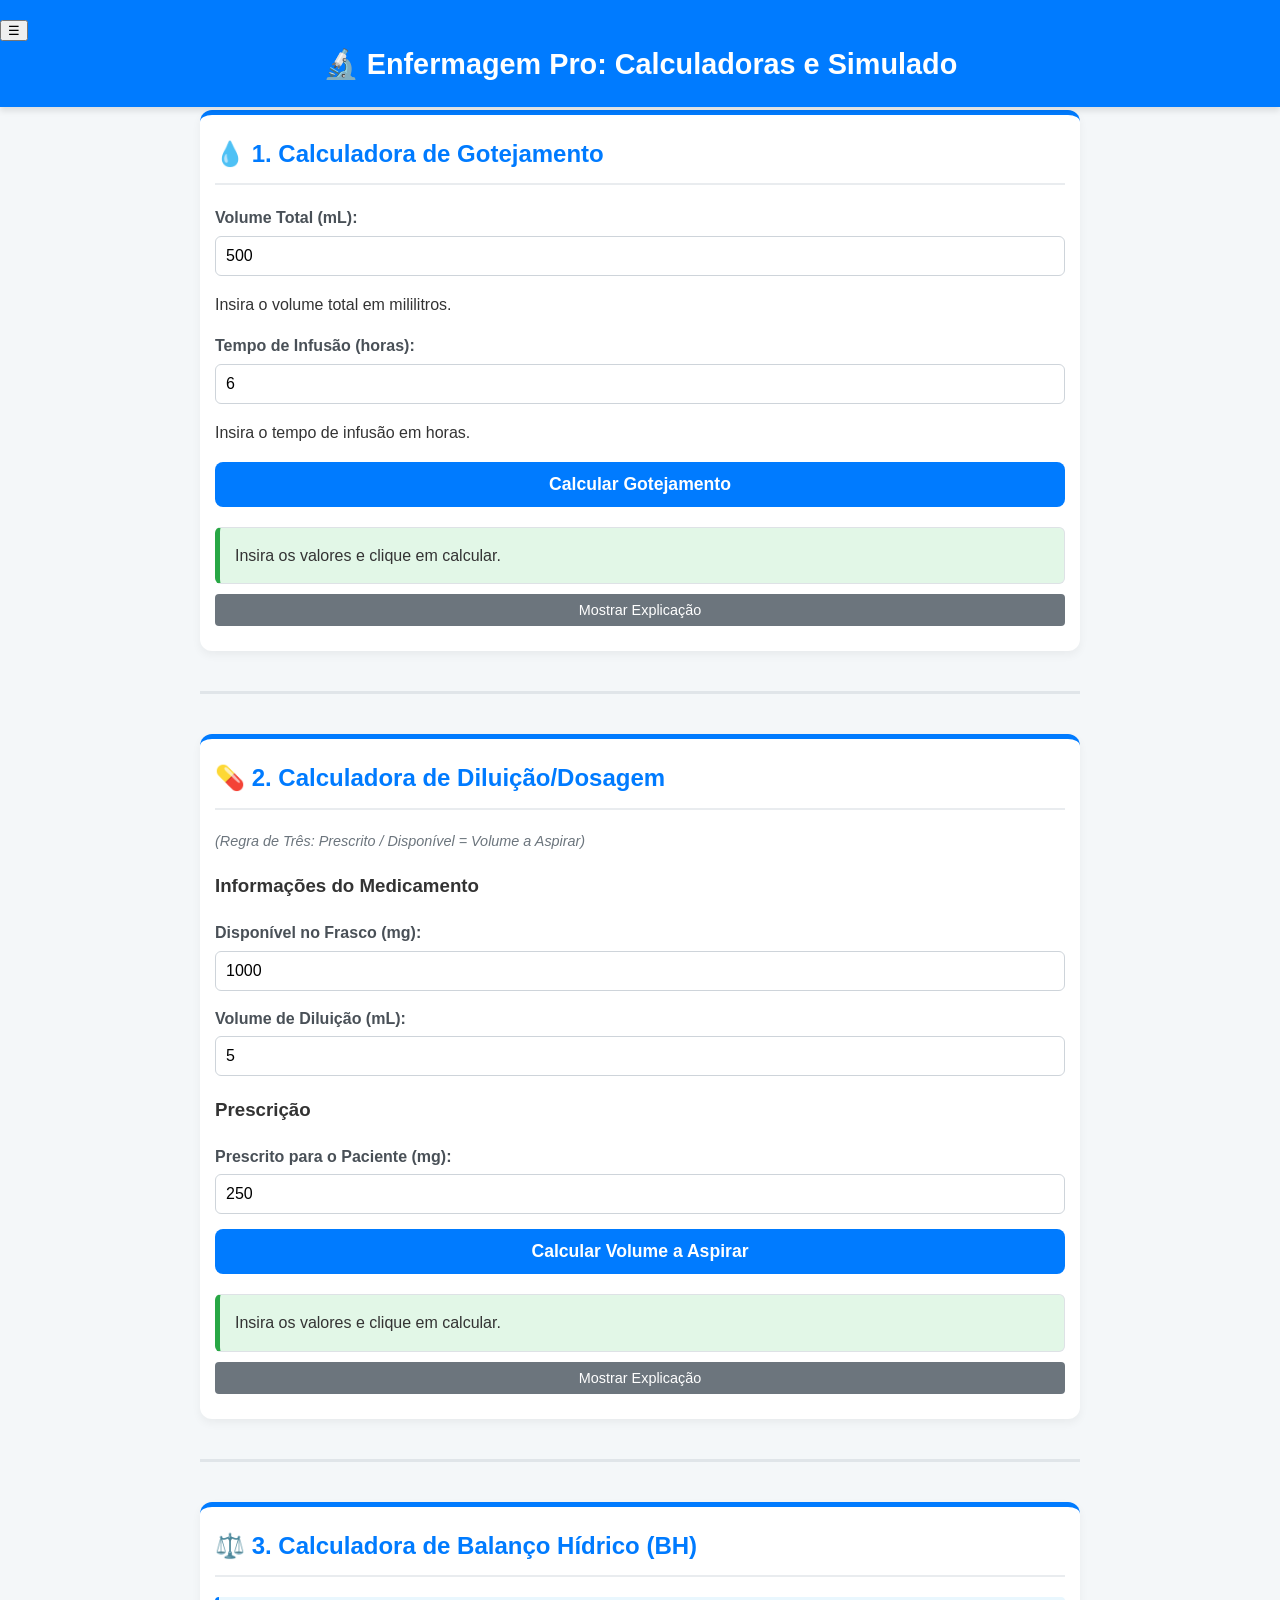
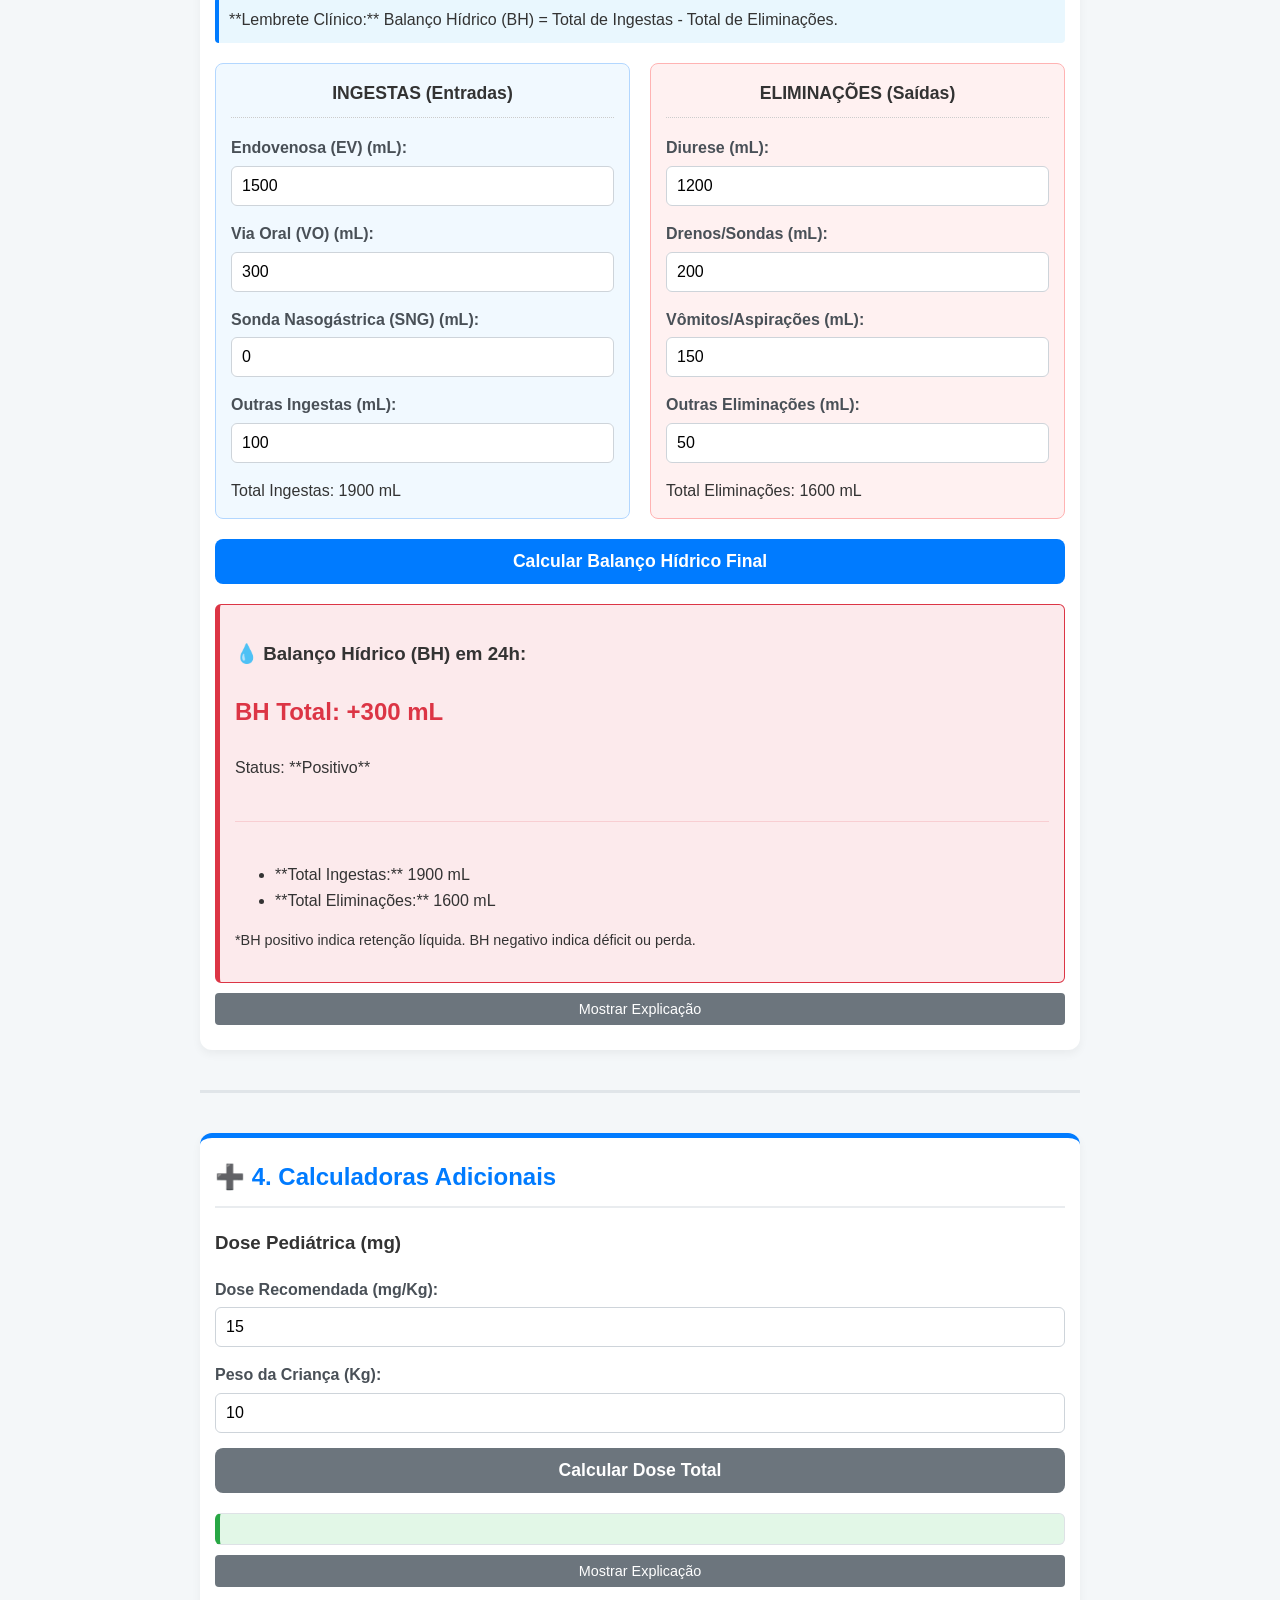
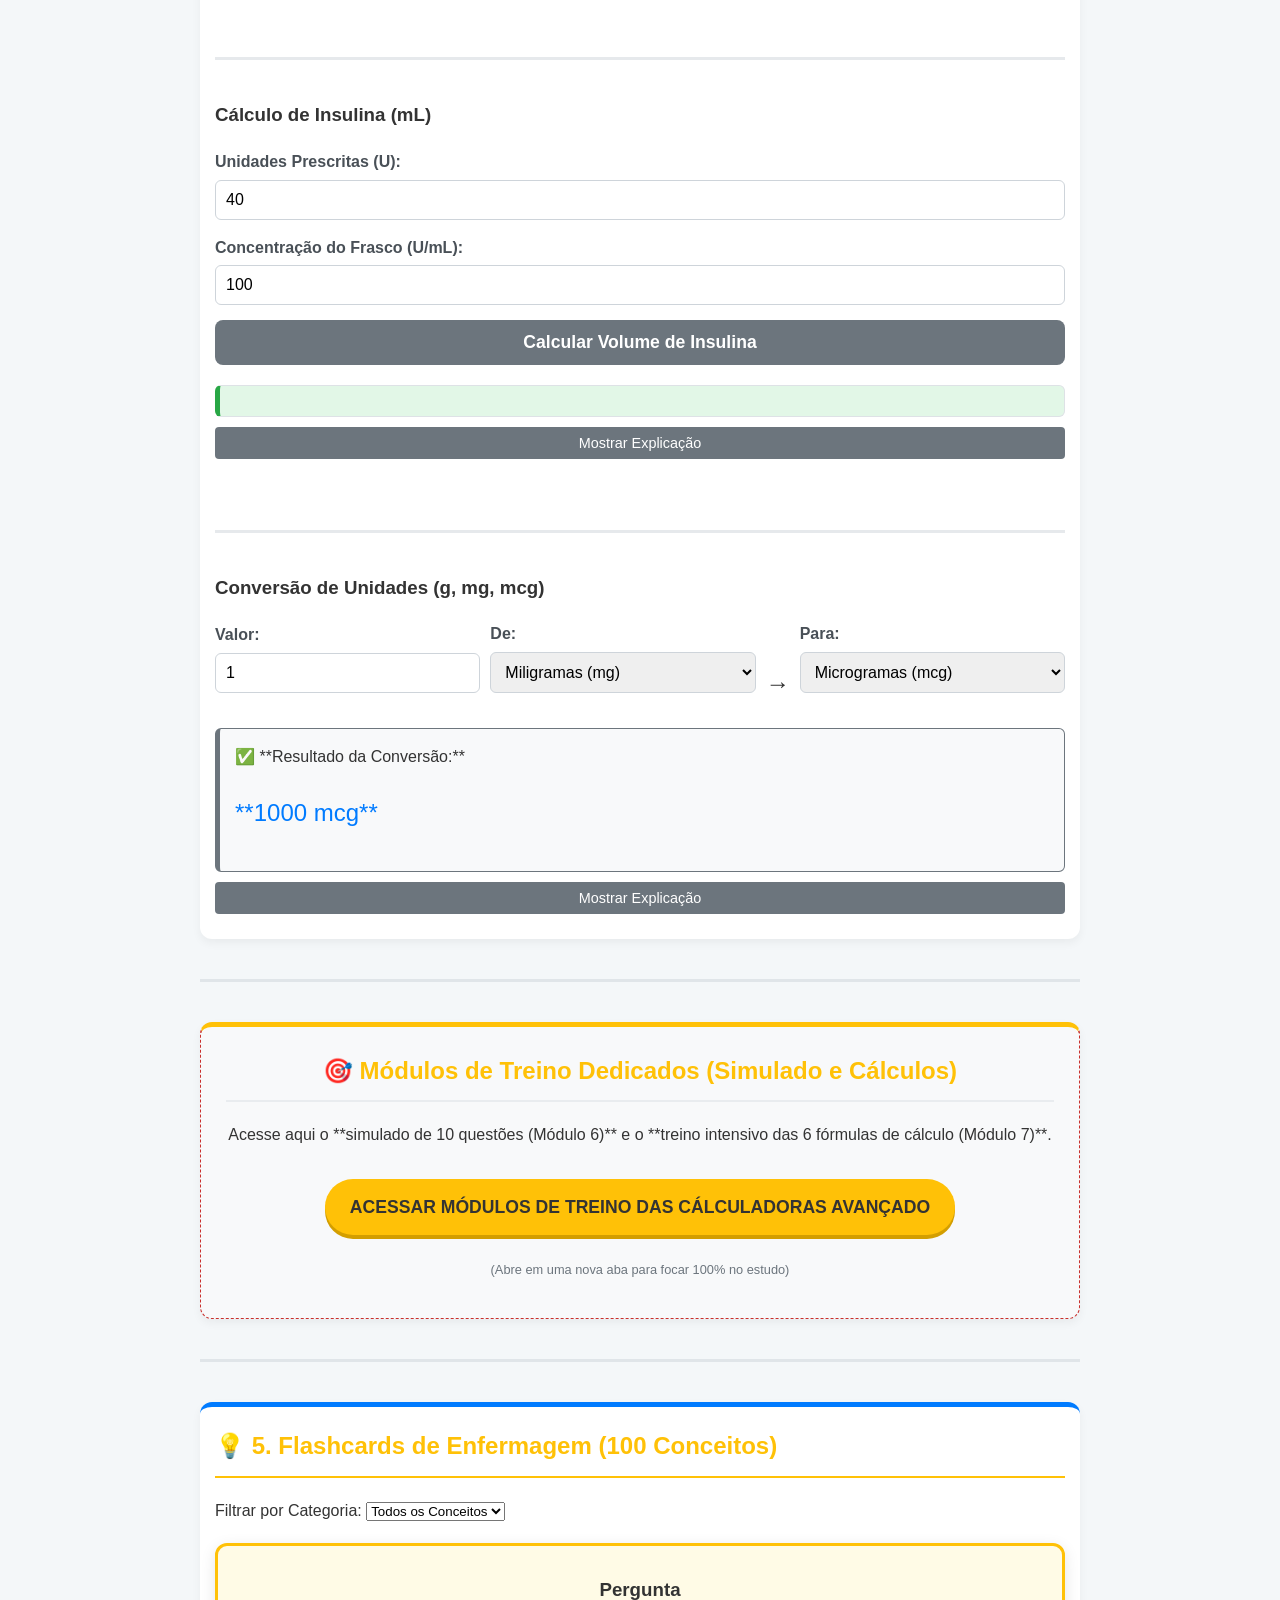
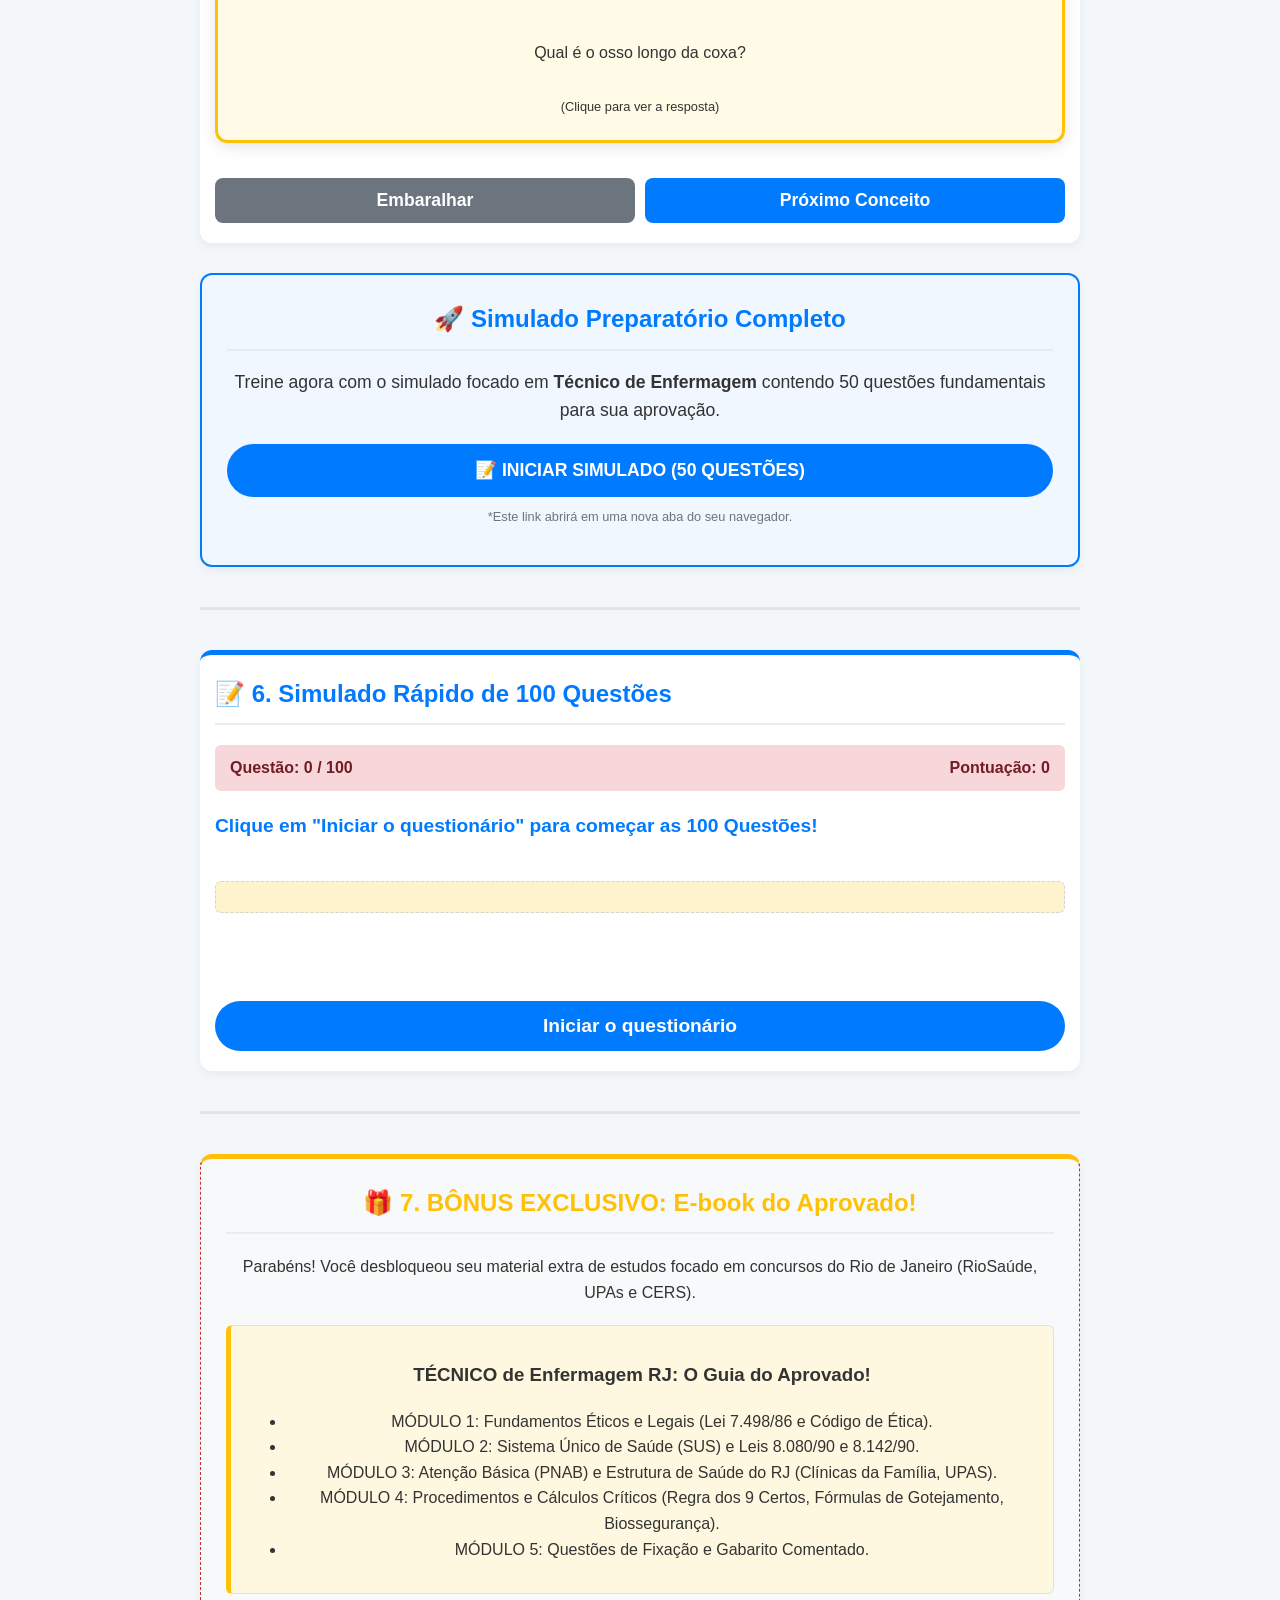
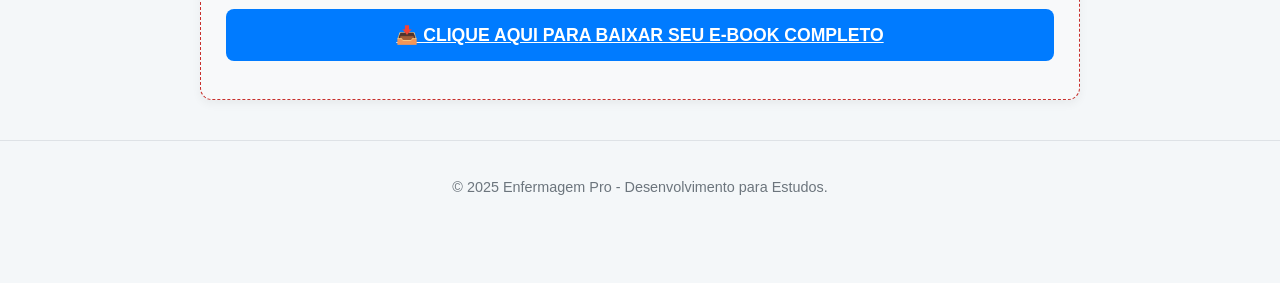
<file: Index.html>
<!DOCTYPE html>
<html lang="pt-BR">
<head>
    <meta charset="UTF-8">
    <meta name="viewport" content="width=device-width, initial-scale=1.0">
    <title>Enfermagem Pro: Calculadoras e Simulado</title>

    <link rel="manifest" href="manifest.json">
    <meta name="theme-color" content="#007bff">

    <link rel="stylesheet" href="./style.css">
</head>

<body>

    <header>
        <button id="menu-toggle" class="menu-toggle-button" aria-expanded="false" aria-controls="sidebar-menu" aria-label="Abrir Menu de Navegação">
            ☰
        </button>

        <nav id="sidebar-menu" class="sidebar-menu" role="navigation" aria-label="Menu Principal">
            <button id="close-menu" class="close-menu-button" aria-label="Fechar Menu" onclick="toggleSidebar()">
                &times;
            </button>
            <div class="menu-header">
                <h3>Navegação Rápida</h3>
            </div>
            <ul>
                <li><a href="#gotejamento" onclick="closeSidebar(event)">💧 Cálculo de Gotejamento</a></li>
                <li><a href="#dosagem" onclick="closeSidebar(event)">💊 Cálculo de Diluição/Dosagem</a></li>
                <li><a href="#balanco-hidrico" onclick="closeSidebar(event)">⚖️ Cálculo de Balanço Hídrico (BH)</a></li>

                <li class="menu-separator">Calculadoras Adicionais:</li>
                <li><a href="#adicionais-pediatrica" onclick="closeSidebar(event)">➕ Dose Pediátrica</a></li>
                <li><a href="#adicionais-insulina" onclick="closeSidebar(event)">➕ Cálculo de Insulina</a></li>
                <li><a href="#adicionais-conversao" onclick="closeSidebar(event)">➕ Conversão de Unidades</a></li>

                <li class="menu-separator">Módulos de Estudo:</li>
                <li><a href="#flashcards" onclick="closeSidebar(event)">💡 Flashcards de Enfermagem</a></li>
                <li><a href="#simulado" onclick="closeSidebar(event)">📝 Simulado Rápido de 100 Questões</a></li>

                <li>
                    <a href="#simulado-50" onclick="closeSidebar(event)" style="color: #00d1ff; font-weight: bold;">
                        🔥 NOVO: Simulado 50 Questões
                    </a>
                </li>

                <li class="menu-separator">Bônus:</li>
                <li><a href="#acesso-simulados" onclick="closeSidebar(event)">🎯 Treino Avançado de Cálculos</a></li>
                <li><a href="#bonus-ebook" onclick="closeSidebar(event)">🎁 E-book Guia do Aprovado</a></li>

                <li class="logout-item">
                    <a href="../index.html">
                        🚪 Sair do Aplicativo
                    </a>
                </li>

            </ul>
        </nav>


        <div id="overlay" class="overlay" onclick="toggleSidebar()"></div>

        <h1>🔬 Enfermagem Pro: Calculadoras e Simulado</h1>
    </header>

    <main id="main-content" role="main">
        <div class="container">

            <section id="gotejamento" class="module-section" aria-labelledby="gotejamento-title">
                <h2 id="gotejamento-title">💧 1. Calculadora de Gotejamento</h2>
                <div class="input-group">
                    <label for="volume">Volume Total (mL):</label>
                    <input type="number" id="volume" value="500" placeholder="Ex: 500 mL" min="1" required aria-describedby="volume-hint">
                    <p id="volume-hint" class="visually-hidden">
                        Insira o volume total em mililitros.
                    </p>
                </div>
                <div class="input-group">
                    <label for="tempo">Tempo de Infusão (horas):</label>
                    <input type="number" id="tempo" value="6" placeholder="Ex: 6 horas" min="1" required aria-describedby="tempo-hint">
                    <p id="tempo-hint" class="visually-hidden">
                        Insira o tempo de infusão em horas.
                    </p>
                </div>
                <button class="button primary-button" onclick="calcularGotejamento()">Calcular Gotejamento</button>
                <div id="resultado" class="result-box" role="status" aria-live="polite">
                    Insira os valores e clique em calcular.
                </div>
                <button class="explanation-toggle" onclick="toggleExplicacao('gotejamento')" aria-expanded="false" aria-controls="explicacao-gotejamento">
                    Mostrar Explicação
                </button>
                <div id="explicacao-gotejamento" class="explanation-box" style="display: none;">
                </div>
            </section>

            <hr>

            <section id="dosagem" class="module-section" aria-labelledby="dosagem-title">
                <h2 id="dosagem-title">💊 2. Calculadora de Diluição/Dosagem</h2>
                <p class="formula-info">
                    (Regra de Três: Prescrito / Disponível = Volume a Aspirar)
                </p>

                <h3>Informações do Medicamento</h3>
                <div class="input-group">
                    <label for="disponivel_mg">Disponível no Frasco (mg):</label>
                    <input type="number" id="disponivel_mg" value="1000" placeholder="Ex: 1000 mg" min="0.1" required>
                </div>
                <div class="input-group">
                    <label for="disponivel_ml">Volume de Diluição (mL):</label>
                    <input type="number" id="disponivel_ml" value="5" placeholder="Ex: 5 mL" min="0.1" required>
                </div>

                <h3>Prescrição</h3>
                <div class="input-group">
                    <label for="prescrito_mg">Prescrito para o Paciente (mg):</label>
                    <input type="number" id="prescrito_mg" value="250" placeholder="Ex: 250 mg" min="0.1" required>
                </div>

                <button class="button primary-button" onclick="calcularDosagem()">Calcular Volume a Aspirar</button>

                <div id="resultado-dosagem" class="result-box" role="status" aria-live="polite">
                    Insira os valores e clique em calcular.
                </div>
                <button class="explanation-toggle" onclick="toggleExplicacao('dosagem')" aria-expanded="false" aria-controls="explicacao-dosagem">
                    Mostrar Explicação
                </button>
                <div id="explicacao-dosagem" class="explanation-box" style="display: none;">
                </div>
            </section>

            <hr>

            <section id="balanco-hidrico" class="module-section bh-section" aria-labelledby="bh-title">
                <h2 id="bh-title">⚖️ 3. Calculadora de Balanço Hídrico (BH)</h2>
                <p class="bh-example-box">
                    **Lembrete Clínico:** Balanço Hídrico (BH) = Total de Ingestas - Total de Eliminações.
                </p>

                <div class="bh-grid">

                    <div class="bh-column ingestas-column">
                        <h3>INGESTAS (Entradas)</h3>
                        <div class="input-group bh-next-question">
                            <label for="ev">Endovenosa (EV) (mL):</label>
                            <input type="number" id="ev" value="1500" placeholder="Ex: 1500 mL (Soro)" min="0" oninput="atualizarTotalIngestas()">
                        </div>
                        <div class="input-group">
                            <label for="vo">Via Oral (VO) (mL):</label>
                            <input type="number" id="vo" value="300" placeholder="Ex: 300 mL (Água/Chá)" min="0" oninput="atualizarTotalIngestas()">
                        </div>
                        <div class="input-group">
                            <label for="sng">Sonda Nasogástrica (SNG) (mL):</label>
                            <input type="number" id="sng" value="0" placeholder="Ex: 0 mL (Dieta)" min="0" oninput="atualizarTotalIngestas()">
                        </div>
                        <div class="input-group">
                            <label for="outras_ingestas">Outras Ingestas (mL):</label>
                            <input type="number" id="outras_ingestas" value="100" placeholder="Ex: 100 mL (Medicações)" min="0" oninput="atualizarTotalIngestas()">
                        </div>
                        <div id="total-ingestas-display" class="bh-total" role="status">
                            Total Ingestas: 1900 mL
                        </div>
                    </div>

                    <div class="bh-column eliminacoes-column">
                        <h3>ELIMINAÇÕES (Saídas)</h3>
                        <div class="input-group">
                            <label for="diurese">Diurese (mL):</label>
                            <input type="number" id="diurese" value="1200" placeholder="Ex: 1200 mL (Urina)" min="0" oninput="atualizarTotalEliminacoes()">
                        </div>
                        <div class="input-group">
                            <label for="drenos">Drenos/Sondas (mL):</label>
                            <input type="number" id="drenos" value="200" placeholder="Ex: 200 mL (Dreno de Tórax)" min="0" oninput="atualizarTotalEliminacoes()">
                        </div>
                        <div class="input-group">
                            <label for="vomitos">Vômitos/Aspirações (mL):</label>
                            <input type="number" id="vomitos" value="150" placeholder="Ex: 150 mL (Vômito)" min="0" oninput="atualizarTotalEliminacoes()">
                        </div>
                        <div class="input-group">
                            <label for="outras_eliminacoes">Outras Eliminações (mL):</label>
                            <input type="number" id="outras_eliminacoes" value="50" placeholder="Ex: 50 mL (Diarréia)" min="0" oninput="atualizarTotalEliminacoes()">
                        </div>
                        <div id="total-eliminacoes-display" class="bh-total" role="status">
                            Total Eliminações: 1600 mL
                        </div>
                    </div>
                </div>

                <button class="button primary-button bh-button" onclick="calcularBalançoHidrico()">Calcular Balanço Hídrico Final</button>
                <div id="resultado-bh" class="result-box" role="status" aria-live="polite">
                    O Balanço Hídrico será exibido aqui.
                </div>
                <button class="explanation-toggle" onclick="toggleExplicacao('bh')" aria-expanded="false" aria-controls="explicacao-bh">
                    Mostrar Explicação
                </button>
                <div id="explicacao-bh" class="explanation-box" style="display: none;">
                </div>
            </section>

            <hr>

            <section id="adicionais" class="module-section" aria-labelledby="adicionais-title">
                <h2 id="adicionais-title">➕ 4. Calculadoras Adicionais</h2>

                <div id="adicionais-pediatrica">
                    <h3>Dose Pediátrica (mg)</h3>
                    <div class="input-group">
                        <label for="dose-recomendada">Dose Recomendada (mg/Kg):</label>
                        <input type="number" id="dose-recomendada" value="15" placeholder="Ex: 15 mg/Kg" min="0.1">
                    </div>
                    <div class="input-group">
                        <label for="peso-crianca">Peso da Criança (Kg):</label>
                        <input type="number" id="peso-crianca" value="10" placeholder="Ex: 10 Kg" min="0.1">
                    </div>
                    <button class="button control-button" onclick="calcularDosePediatrica()">Calcular Dose Total</button>
                    <div id="resultado-pediatrica" class="result-box" role="status" aria-live="polite"></div>
                    <button class="explanation-toggle" onclick="toggleExplicacao('pediatrica')" aria-expanded="false" aria-controls="explicacao-pediatrica">
                        Mostrar Explicação
                    </button>
                    <div id="explicacao-pediatrica" class="explanation-box" style="display: none;">
                    </div>
                </div>

                <br>
                <hr>

                <div id="adicionais-insulina">
                    <h3>Cálculo de Insulina (mL)</h3>
                    <div class="input-group">
                        <label for="unidades-prescritas">Unidades Prescritas (U):</label>
                        <input type="number" id="unidades-prescritas" value="40" placeholder="Ex: 40 U" min="1">
                    </div>
                    <div class="input-group">
                        <label for="unidades-ml">Concentração do Frasco (U/mL):</label>
                        <input type="number" id="unidades-ml" value="100" placeholder="Ex: 100 U/mL (padrão)" min="1">
                    </div>
                    <button class="button control-button" onclick="calcularInsulina()">Calcular Volume de Insulina</button>
                    <div id="resultado-insulina" class="result-box" role="status" aria-live="polite"></div>
                    <button class="explanation-toggle" onclick="toggleExplicacao('insulina')" aria-expanded="false" aria-controls="explicacao-insulina">
                        Mostrar Explicação
                    </button>
                    <div id="explicacao-insulina" class="explanation-box" style="display: none;">
                    </div>
                </div>

                <br>
                <hr>

                <div id="adicionais-conversao">
                    <h3>Conversão de Unidades (g, mg, mcg)</h3>
                    <div class="conversion-row">
                        <div class="input-group conversion-group">
                            <label for="valor-converter">Valor:</label>
                            <input type="number" id="valor-converter" value="1" placeholder="Ex: 1.5" min="0.001" oninput="converterUnidades()">
                        </div>
                        <div class="input-group conversion-group">
                            <label for="unidade-origem">De:</label>
                            <select id="unidade-origem" onchange="converterUnidades()">
                                <option value="g">Gramas (g)</option>
                                <option value="mg" selected>Miligramas (mg)</option>
                                <option value="mcg">Microgramas (mcg)</option>
                            </select>
                        </div>
                        <span class="conversion-arrow" aria-hidden="true">→</span>
                        <div class="input-group conversion-group">
                            <label for="unidade-destino">Para:</label>
                            <select id="unidade-destino" onchange="converterUnidades()">
                                <option value="g">Gramas (g)</option>
                                <option value="mg">Miligramas (mg)</option>
                                <option value="mcg" selected>Microgramas (mcg)</option>
                            </select>
                        </div>
                    </div>
                    <div id="resultado-conversao" class="result-box" role="status" aria-live="polite"></div>
                    <button class="explanation-toggle" onclick="toggleExplicacao('conversao')" aria-expanded="false" aria-controls="explicacao-conversao">
                        Mostrar Explicação
                    </button>
                    <div id="explicacao-conversao" class="explanation-box" style="display: none;">
                    </div>
                </div>
            </section>

            <hr>

            <section id="acesso-simulados" class="module-section bonus-module" aria-labelledby="treino-title">
                <h2 id="treino-title">🎯 Módulos de Treino Dedicados (Simulado e Cálculos)</h2>
                <p class="module-description">
                    Acesse aqui o **simulado de 10 questões (Módulo 6)** e o **treino intensivo das 6 fórmulas de cálculo (Módulo 7)**.
                </p>

                <a href="simulado/index.html" target="_blank" rel="noopener noreferrer" class="button primary-button bonus-button">
                    ACESSAR MÓDULOS DE TREINO DAS CÁLCULADORAS
                    AVANÇADO
                </a>
                <p class="small-text-hint">
                    (Abre em uma nova aba para focar 100% no estudo)
                </p>
            </section>

            <hr>

            <section id="flashcards" class="module-section flashcard-section" aria-labelledby="flashcards-title">
                <h2 id="flashcards-title">💡 5. Flashcards de Enfermagem (100 Conceitos)</h2>

                <div class="card-filter-group">
                    <label for="card-category">Filtrar por Categoria:</label>
                    <select id="card-category" onchange="filtrarCards(this.value)" aria-label="Filtrar Flashcards por Categoria">
                        <option value="Todos os Conceitos">Todos os Conceitos</option>
                        <option value="Anatomia/Fisiologia">Anatomia/Fisiologia</option>
                        <option value="Patologia">Patologia</option>
                        <option value="Sinais Vitais">Sinais Vitais</option>
                        <option value="Terminologia">Terminologia</option>
                        <option value="Farmacologia">Farmacologia</option>
                        <option value="Procedimentos">Procedimentos</option>
                        <option value="Fundamentos">Fundamentos</option>
                        <option value="SUS/Legislação">SUS/Legislação</option>
                        <option value="Biossegurança">Biossegurança</option>
                    </select>
                </div>

                <div id="flashcard-wrapper" onclick="virarCard()" role="button" tabindex="0" aria-label="Flashcard: Clique para ver a resposta ou voltar">
                    <div id="flashcard" class="flashcard-box">
                        <div class="card-face card-front">
                            <h3>Pergunta</h3>
                            <p id="card-question">
                                Carregando...
                            </p>
                            <p class="card-hint">
                                (Clique para ver a resposta)
                            </p>
                        </div>
                        <div class="card-face card-back">
                            <h3>Resposta</h3>
                            <p id="card-answer">
                                Carregando...
                            </p>
                            <p class="card-hint">
                                (Clique para voltar)
                            </p>
                        </div>
                    </div>
                </div>

                <div class="flashcard-controls">
                    <button class="button control-button" onclick="embaralhar()">Embaralhar</button>
                    <button class="button primary-button" onclick="proximoCard(event)">Próximo Conceito</button>
                </div>

            </section>

            <section id="simulado-50" class="module-section" style="background-color: #f0f7ff; border: 2px solid #007bff; border-radius: 12px; padding: 25px; text-align: center; margin: 30px 0;">
                <h2 style="color: #007bff; margin-bottom: 15px;">🚀 Simulado Preparatório Completo</h2>
                <p style="font-size: 1.1em; color: #333; margin-bottom: 20px;">
                    Treine agora com o simulado focado em <strong>Técnico de Enfermagem</strong> contendo 50 questões fundamentais para sua aprovação.
                </p>

                <a href="simulado-tec/404.html"
                    class="button primary-button"
                    style="text-decoration: none; border-radius: 30px;">
                    📝 INICIAR SIMULADO (50 QUESTÕES)
                </a>


                <p class="small-text-hint">
                    *Este link abrirá em uma nova aba do seu navegador.
                </p>
            </section>

            <hr>

            <section id="simulado" class="module-section quiz-container" aria-labelledby="simulado-title">
                <h2 id="simulado-title">📝 6. Simulado Rápido de 100 Questões</h2>

                <div class="quiz-status" role="status" aria-live="polite">
                    <span>Questão: <span id="current-question-index">0</span> / <span id="total-questions">100</span></span>
                    <span>Pontuação: <span id="score">0</span></span>
                </div>

                <div id="question-area">
                    <p id="question-text" class="question-title">
                        Clique em Iniciar Simulado!
                    </p>

                    <div id="options-container" class="options-grid" role="radiogroup" aria-label="Opções de Resposta">
                    </div>

                    <div id="feedback-message" class="feedback-box" role="alert" aria-live="assertive">
                    </div>
                </div>

                <div class="quiz-controls">
                    <button id="end-quiz-button" class="button control-button" style="display:none;" disabled>
                        Encerrar Simulado
                    </button>
                    <button id="next-question-button" class="button primary-button" onclick="startQuiz()">
                        Iniciar Simulado
                    </button>
                </div>
            </section>

            <hr>

            <section id="bonus-ebook" class="module-section bonus-module" aria-labelledby="ebook-title">
                <h2 id="ebook-title">🎁 7. BÔNUS EXCLUSIVO: E-book do Aprovado!</h2>
                <p>
                    Parabéns! Você desbloqueou seu material extra de estudos focado em concursos do Rio de Janeiro (RioSaúde, UPAs e CERS).
                </p>
                <div class="result-box ebook-box">
                    <h3>TÉCNICO de Enfermagem RJ: O Guia do Aprovado!</h3>
                    <ul>
                        <li>MÓDULO 1: Fundamentos Éticos e Legais (Lei 7.498/86 e Código de Ética).</li>
                        <li>MÓDULO 2: Sistema Único de Saúde (SUS) e Leis 8.080/90 e 8.142/90.</li>
                        <li>MÓDULO 3: Atenção Básica (PNAB) e Estrutura de Saúde do RJ (Clínicas da Família, UPAS).</li>
                        <li>MÓDULO 4: Procedimentos e Cálculos Críticos (Regra dos 9 Certos, Fórmulas de Gotejamento, Biossegurança).</li>
                        <li>MÓDULO 5: Questões de Fixação e Gabarito Comentado.</li>
                    </ul>
                </div>
                <a href="img/ebook01.pdf" target="_blank" rel="noopener noreferrer" class="button primary-button bonus button">
                    📥 CLIQUE AQUI PARA BAIXAR SEU
                    E-BOOK COMPLETO
                </a>
                <p class="small-text-hint">
                </p>
            </section>

        </div>
    </main>

    <footer>
        <p>
            &copy; 2025 Enfermagem Pro - Desenvolvimento para Estudos.
        </p>
    </footer>

    <script src="./script.js"></script>

</body>
</html>
</file>
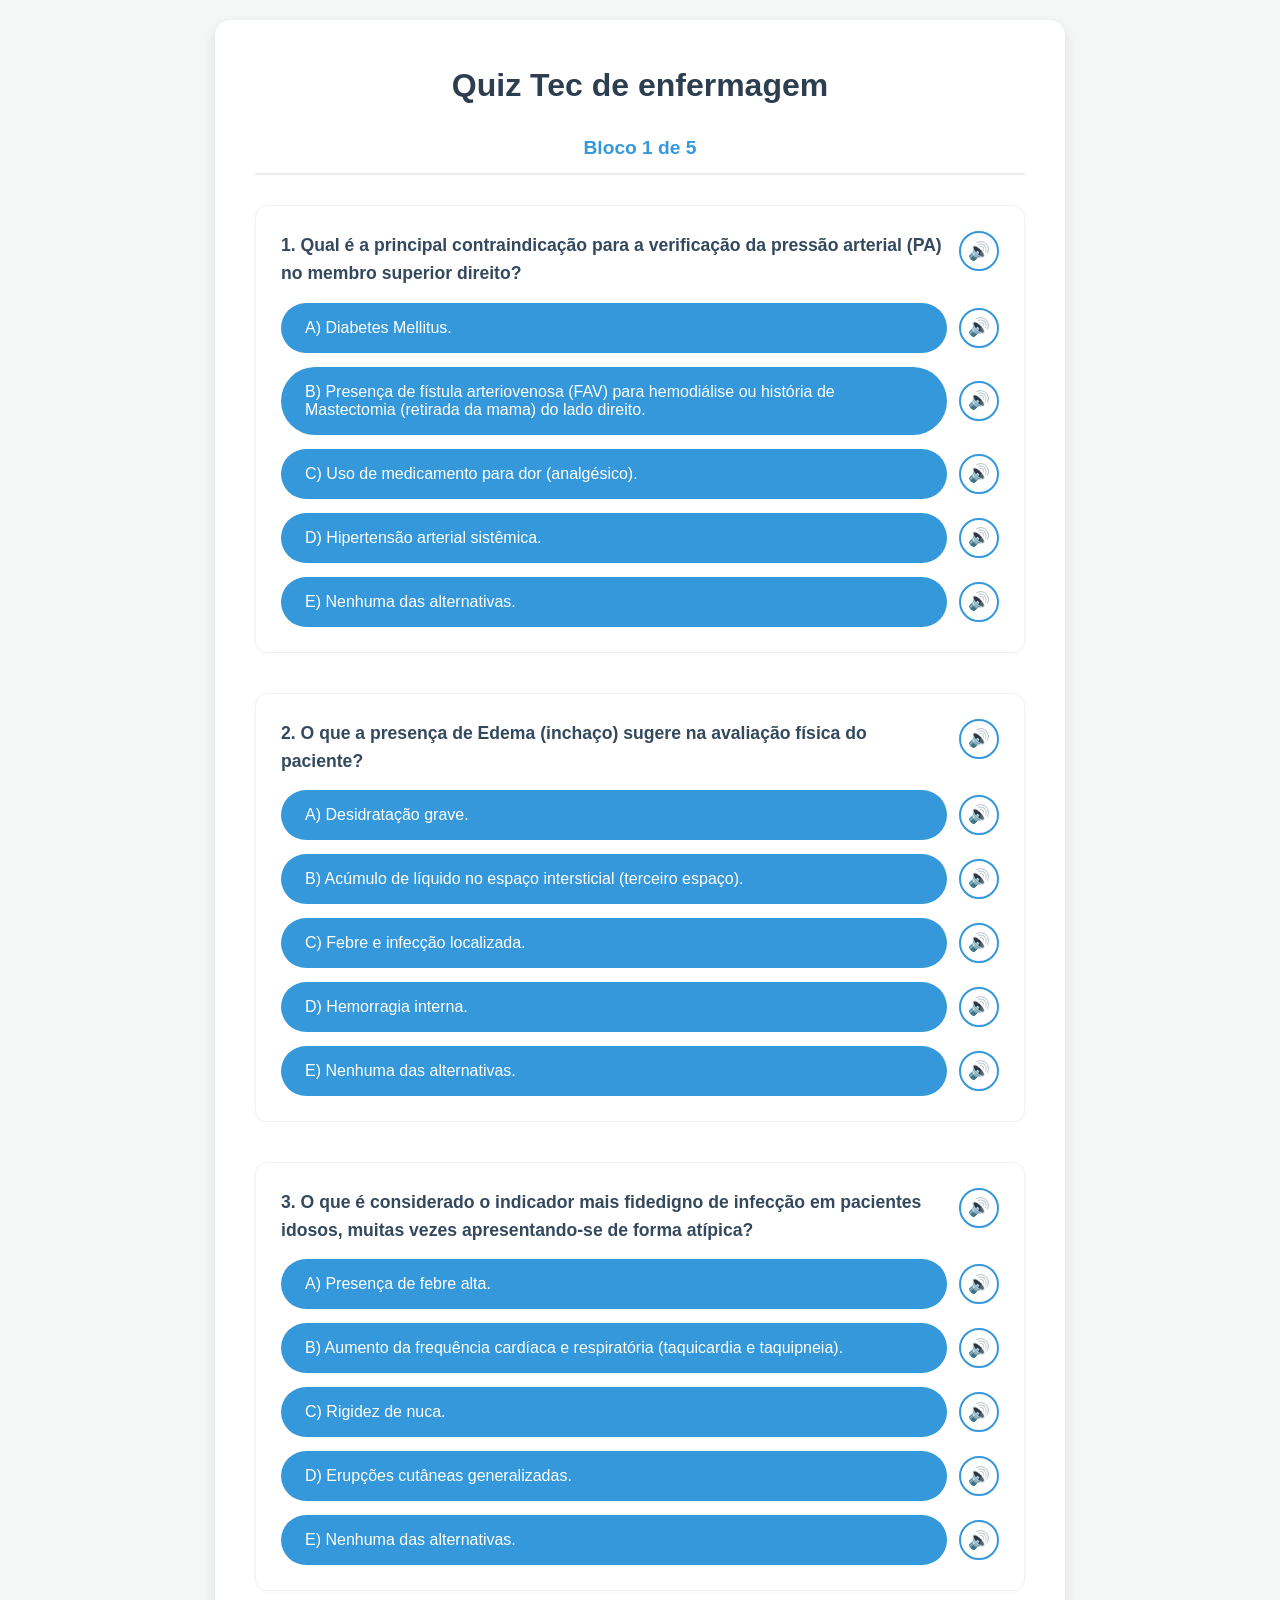
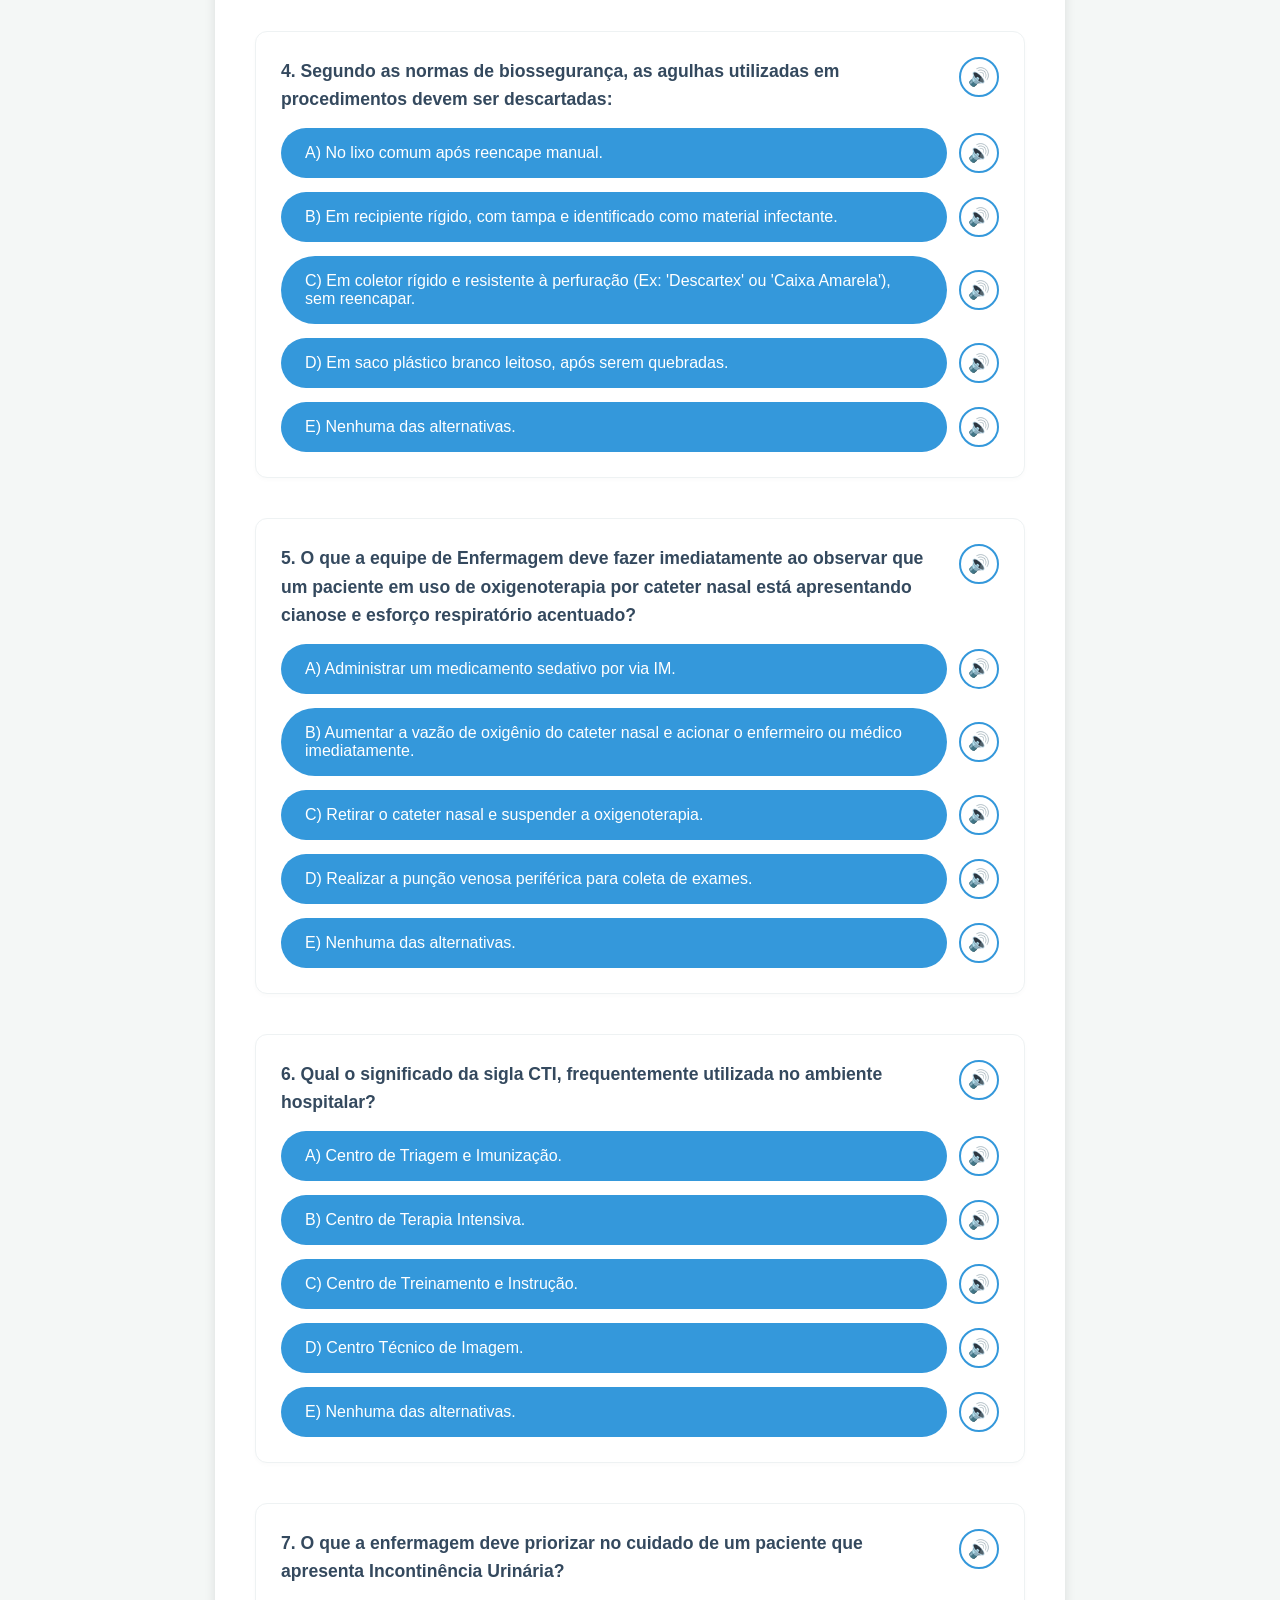
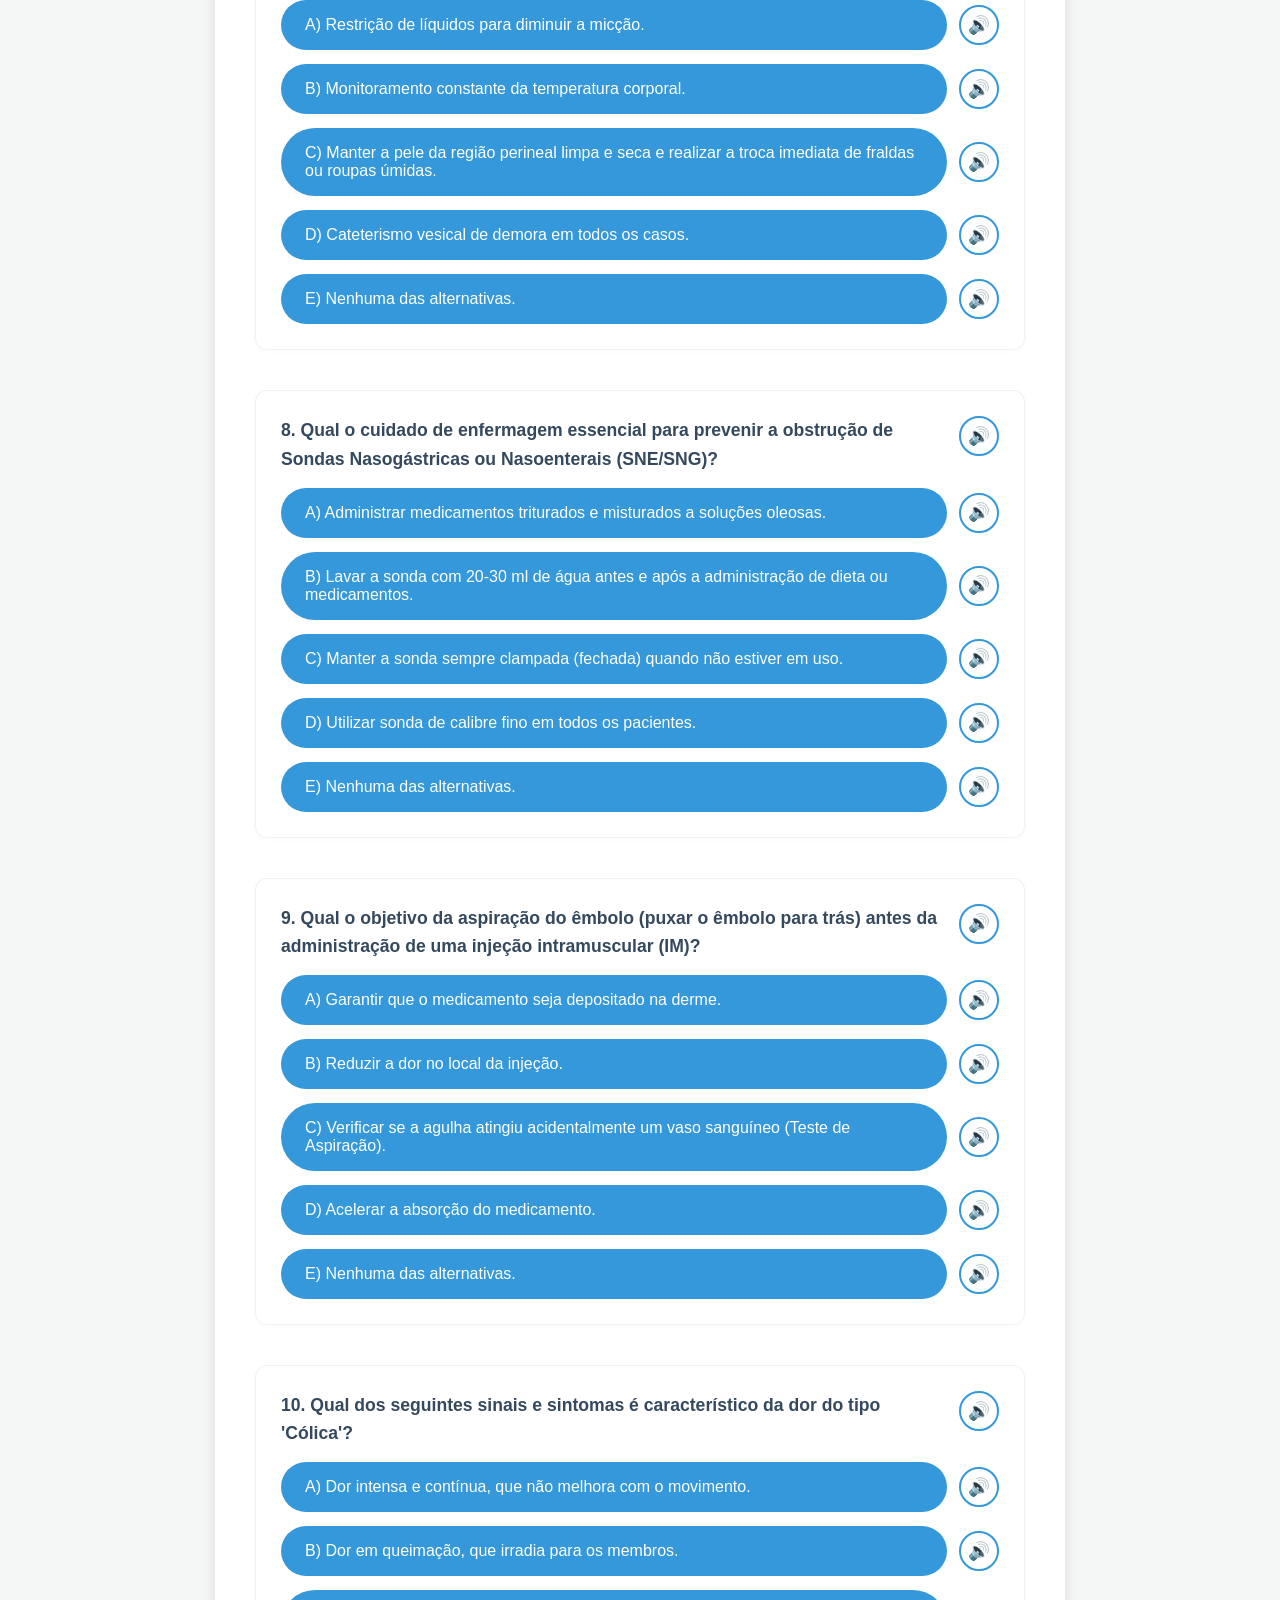
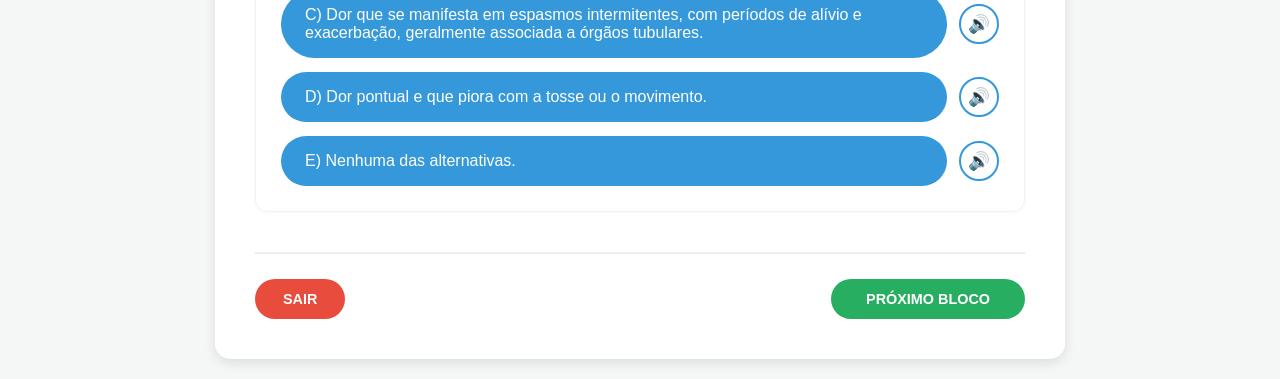
<file: simulado-tec/index.html>
<!DOCTYPE html>
<html lang="pt-BR">
<head>
    <meta charset="UTF-8">
    <meta name="viewport" content="width=device-width, initial-scale=1.0">
    <title>Quiz: Quiz Tec de enfermagem</title>
    <link rel="stylesheet" href="style.css">
</head>
<body>
    <div class="quiz-container">
        <h1> Quiz Tec de enfermagem</h1>
        <h2 id="quiz-subtitle">Carregando Quiz...</h2>

        <div id="quiz-content">
            
            <div id="pergunta-container">
                <p id="texto-pergunta">Aguardando perguntas do JSON...</p>
                
                <button id="btn-ler-pergunta" aria-label="Ouvir pergunta" class="audio-button">
                    🔊
                </button>
            </div>
            
            <div id="opcoes-resposta">
                </div>
            
        </div>
        <div id="results-area" class="results-area" style="display: none;">
            </div>
        
              <div id="validation-message" class="validation-message" style="display: none;">
            Por favor, responda a todas as perguntas deste bloco antes de avançar.
        </div>
        
        <div id="navigation-area" class="navigation-area" style="display: none;">
            </div>

    </div> <script src="script.js"></script>
</body>
</html>
</file>
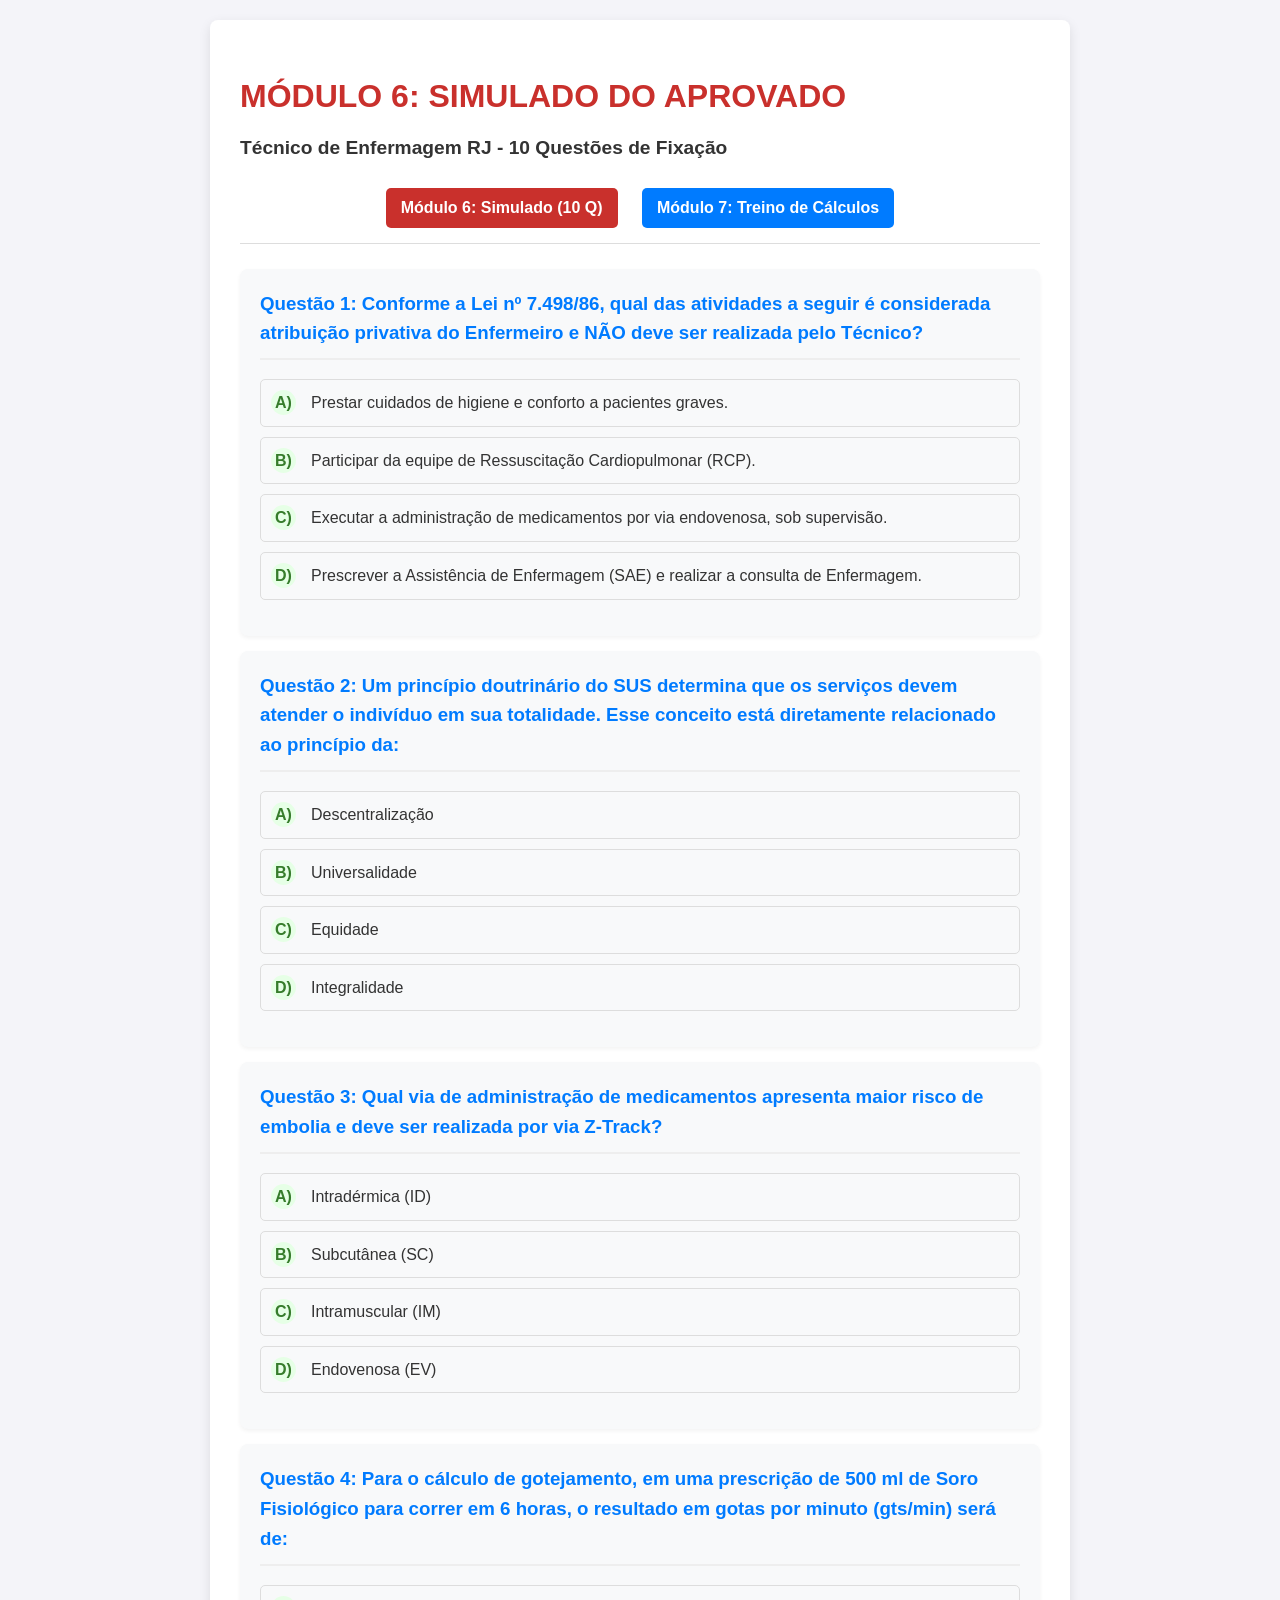
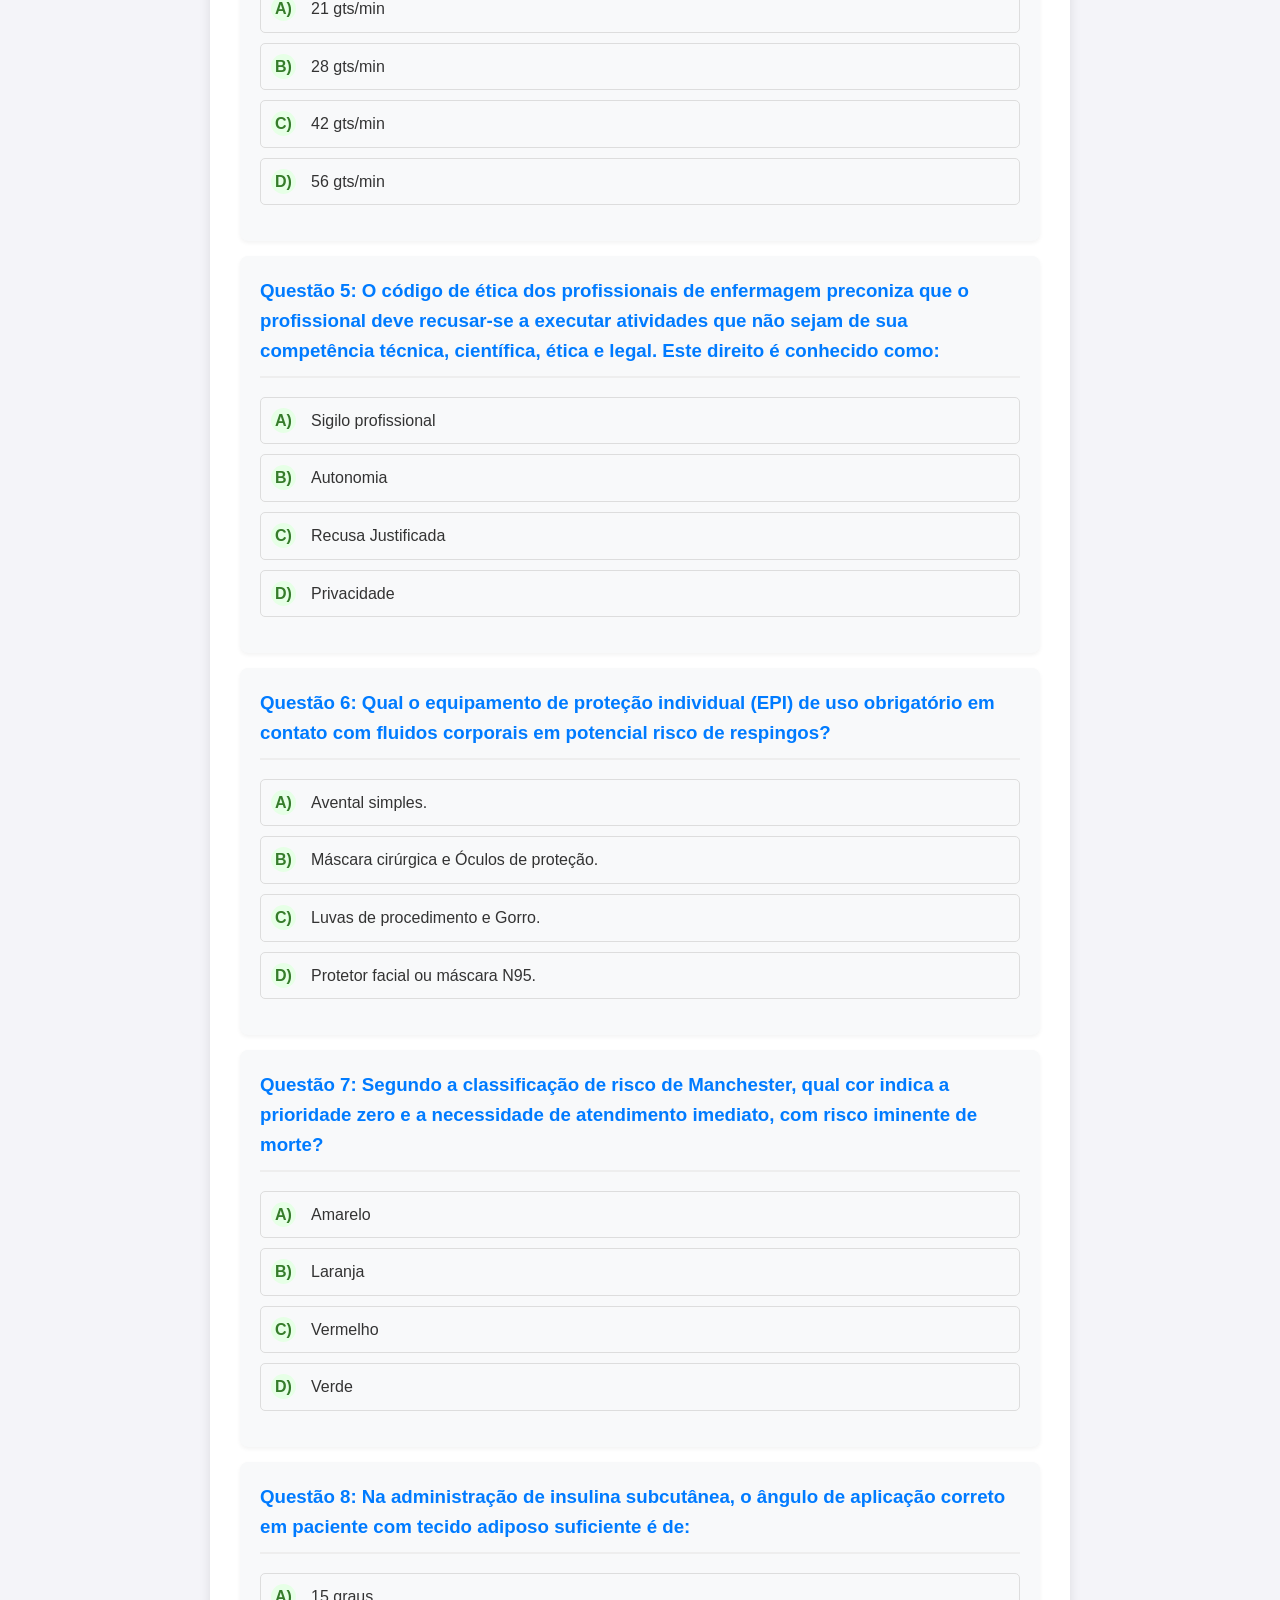
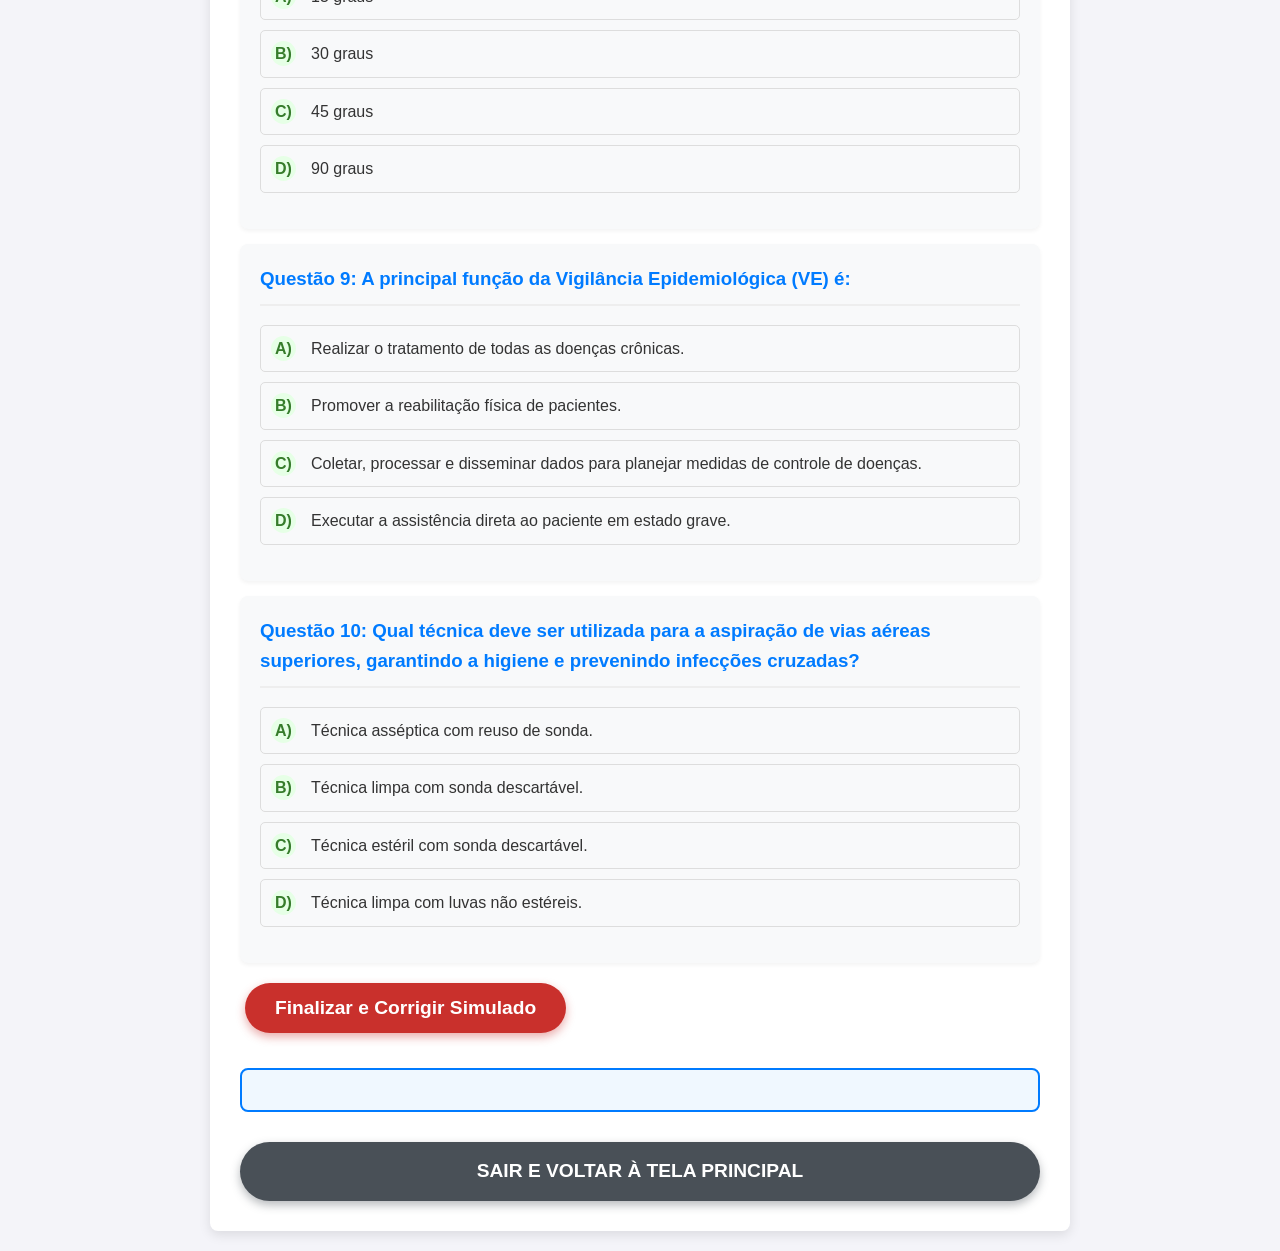
<file: simulado/Index.html>
<!DOCTYPE html>
<html lang="pt-br">
<head>
    <meta charset="UTF-8">
    <meta name="viewport" content="width=device-width, initial-scale=1.0">
    <title>Módulo 6: Simulado Técnico de Enfermagem RJ</title>
    <link rel="stylesheet" href="style.css">
</head>
<body>
    <div class="container">
        <h1>MÓDULO 6: SIMULADO DO APROVADO</h1>
        <h2>Técnico de Enfermagem RJ - 10 Questões de Fixação</h2>
        
        <button class="menu-icon" id="menu-toggle">☰ MENU</button> 
        
        <div class="nav-menu" id="main-nav">
            <a href="index.html" class="active-link">Módulo 6: Simulado (10 Q)</a>
            <a href="calculos.html" class="inactive-link">Módulo 7: Treino de Cálculos</a>
        </div>
        
        <div id="quiz-container">
        </div>

        <button id="submit-button">Finalizar e Corrigir Simulado</button>

        <div id="results-container">
        </div>

        <a href="../404.html" class="exit-button">
            SAIR E VOLTAR À TELA PRINCIPAL
        </a>
        
    </div>
    
    <script src="script.js"></script>
</body>
</html>
</file>
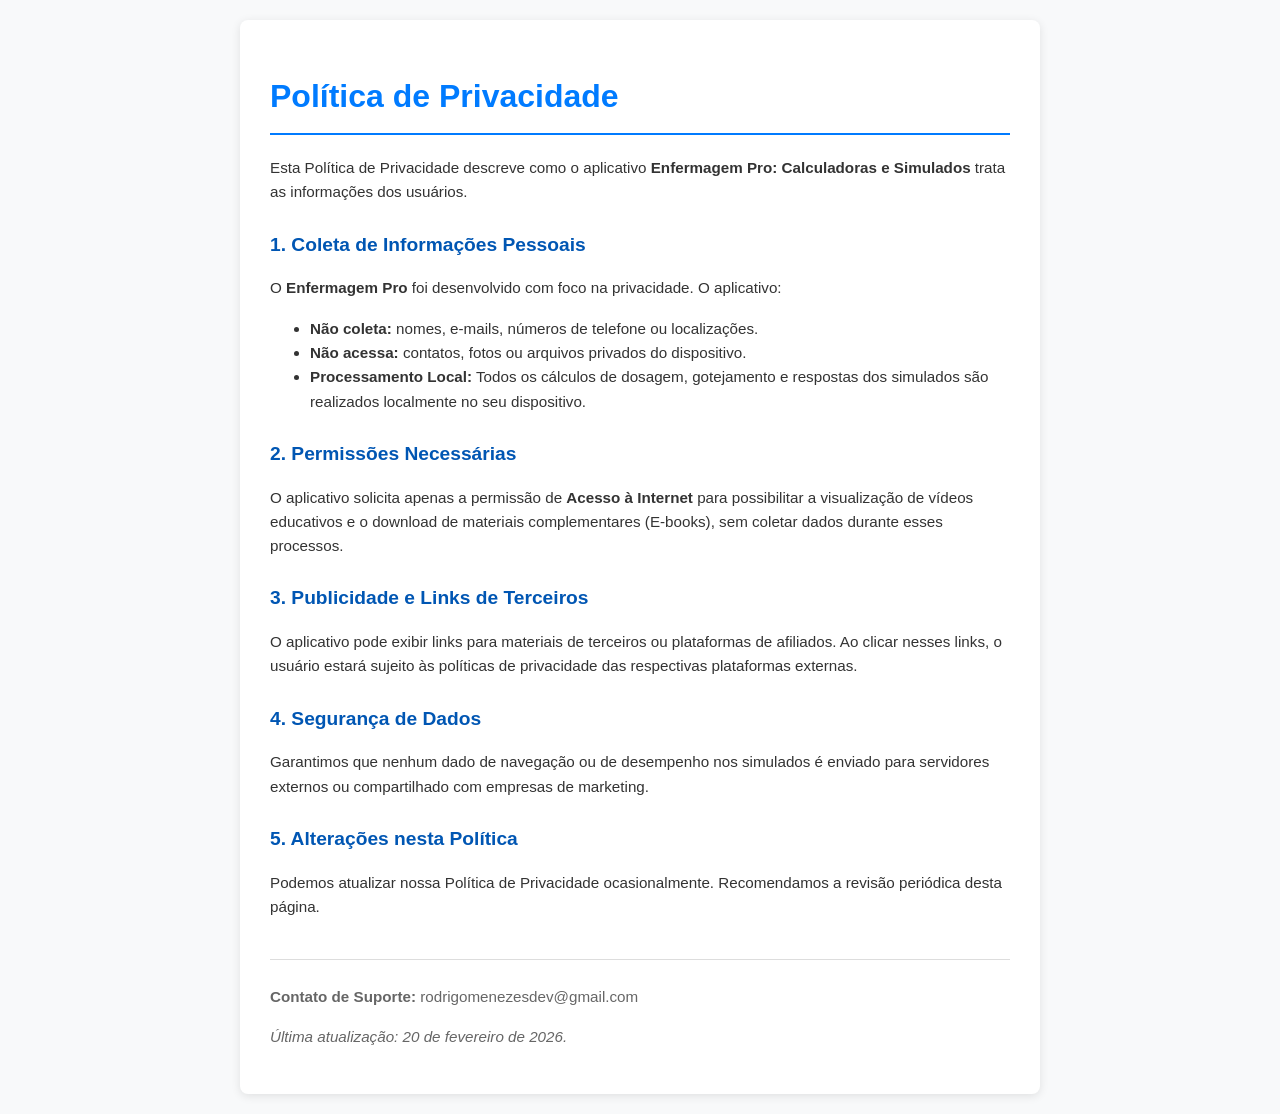
<file: privacidade.html>
<!DOCTYPE html>
<html lang="pt-BR">
<head>
    <meta charset="UTF-8">
    <meta name="viewport" content="width=device-width, initial-scale=1.0">
    <title>Política de Privacidade - Enfermagem Pro</title>
    <style>
        body { font-family: 'Segoe UI', Tahoma, Geneva, Verdana, sans-serif; line-height: 1.6; color: #333; max-width: 800px; margin: 0 auto; padding: 20px; background-color: #f8f9fa; }
        .card { background: white; padding: 30px; border-radius: 8px; box-shadow: 0 2px 10px rgba(0,0,0,0.1); }
        h1 { color: #007bff; border-bottom: 2px solid #007bff; padding-bottom: 10px; }
        h2 { color: #0056b3; margin-top: 25px; font-size: 1.2rem; }
        p, li { font-size: 0.95rem; }
        .footer { margin-top: 40px; font-size: 0.8rem; color: #666; border-top: 1px solid #ddd; padding-top: 10px; }
    </style>
</head>
<body>
<div class="card">
    <h1>Política de Privacidade</h1>
    <p>Esta Política de Privacidade descreve como o aplicativo <strong>Enfermagem Pro: Calculadoras e Simulados</strong> trata as informações dos usuários.</p>

    <h2>1. Coleta de Informações Pessoais</h2>
    <p>O <strong>Enfermagem Pro</strong> foi desenvolvido com foco na privacidade. O aplicativo:</p>
    <ul>
        <li><strong>Não coleta:</strong> nomes, e-mails, números de telefone ou localizações.</li>
        <li><strong>Não acessa:</strong> contatos, fotos ou arquivos privados do dispositivo.</li>
        <li><strong>Processamento Local:</strong> Todos os cálculos de dosagem, gotejamento e respostas dos simulados são realizados localmente no seu dispositivo.</li>
    </ul>

    <h2>2. Permissões Necessárias</h2>
    <p>O aplicativo solicita apenas a permissão de <strong>Acesso à Internet</strong> para possibilitar a visualização de vídeos educativos e o download de materiais complementares (E-books), sem coletar dados durante esses processos.</p>

    <h2>3. Publicidade e Links de Terceiros</h2>
    <p>O aplicativo pode exibir links para materiais de terceiros ou plataformas de afiliados. Ao clicar nesses links, o usuário estará sujeito às políticas de privacidade das respectivas plataformas externas.</p>

    <h2>4. Segurança de Dados</h2>
    <p>Garantimos que nenhum dado de navegação ou de desempenho nos simulados é enviado para servidores externos ou compartilhado com empresas de marketing.</p>

    <h2>5. Alterações nesta Política</h2>
    <p>Podemos atualizar nossa Política de Privacidade ocasionalmente. Recomendamos a revisão periódica desta página.</p>

    <div class="footer">
        <p><strong>Contato de Suporte:</strong> rodrigomenezesdev@gmail.com</p>
        <p><em>Última atualização: 20 de fevereiro de 2026.</em></p>
    </div>
</div>
</body>
</html>
</file>
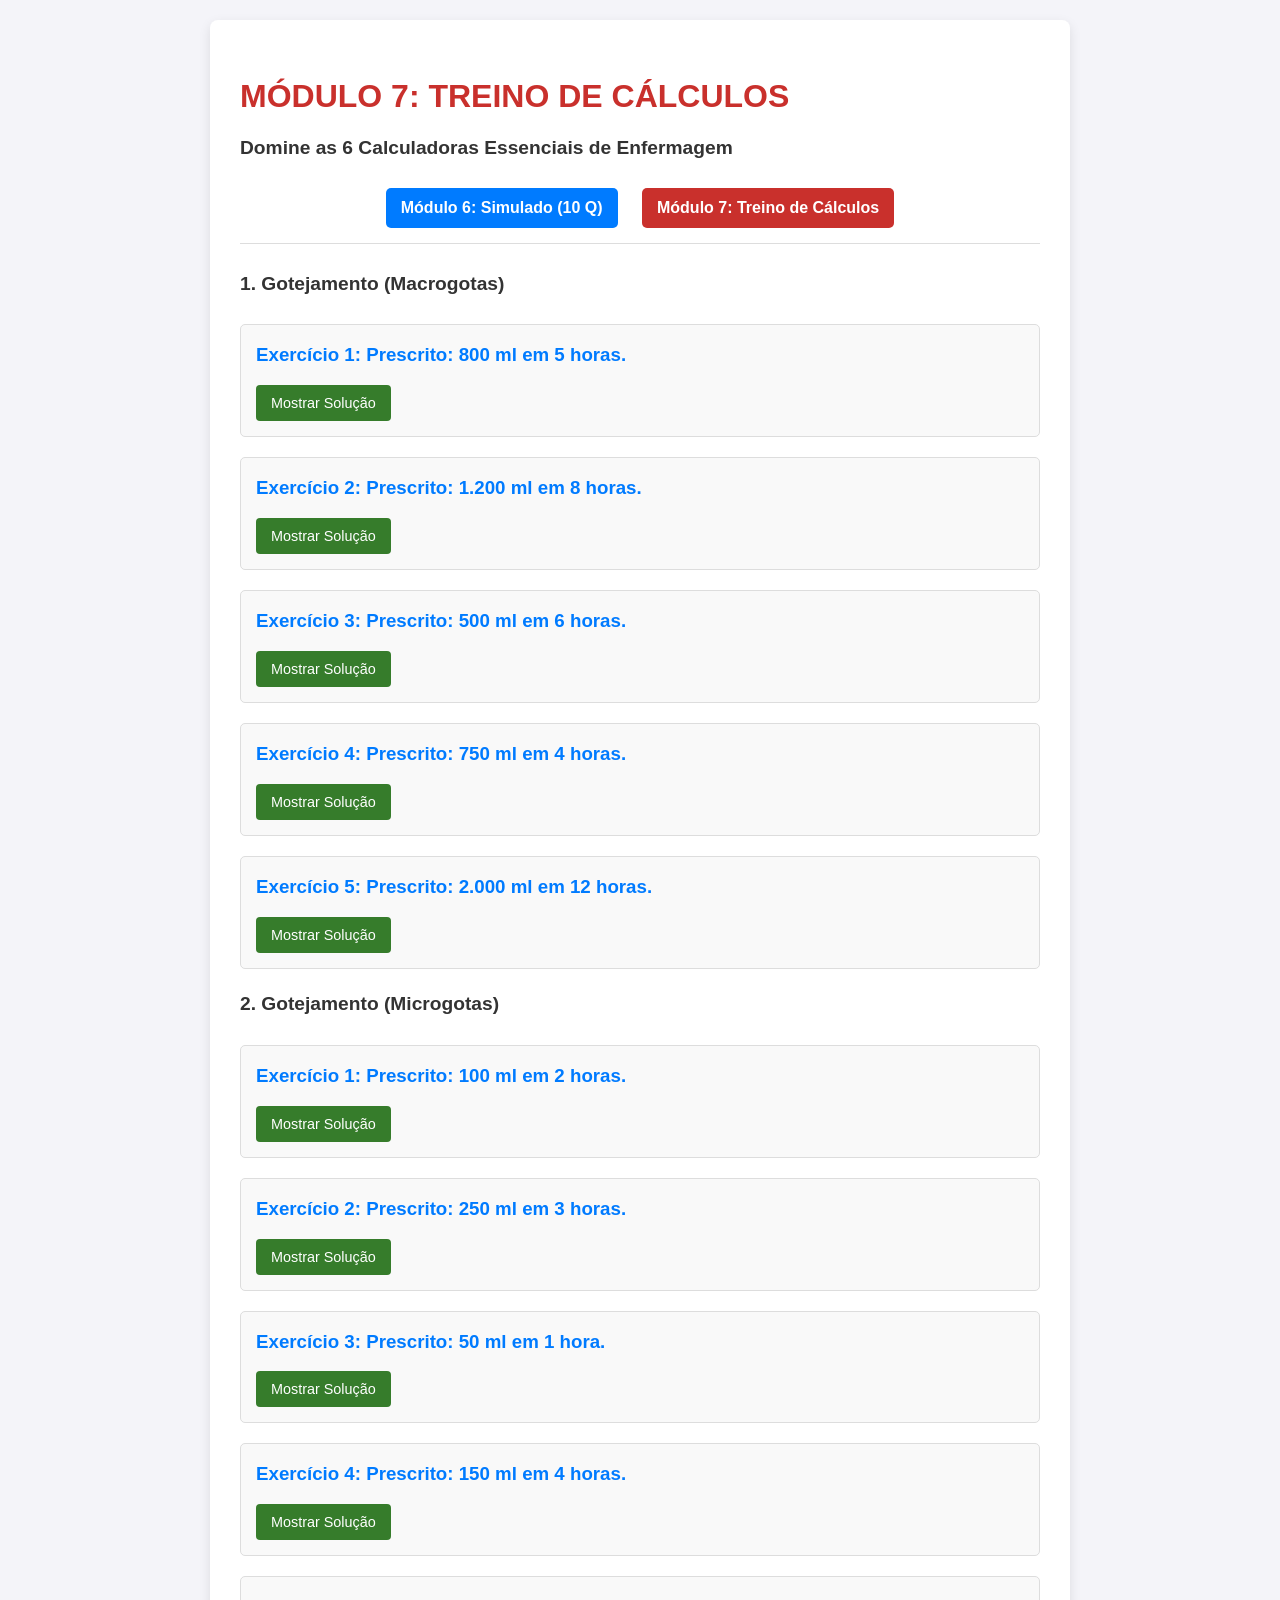
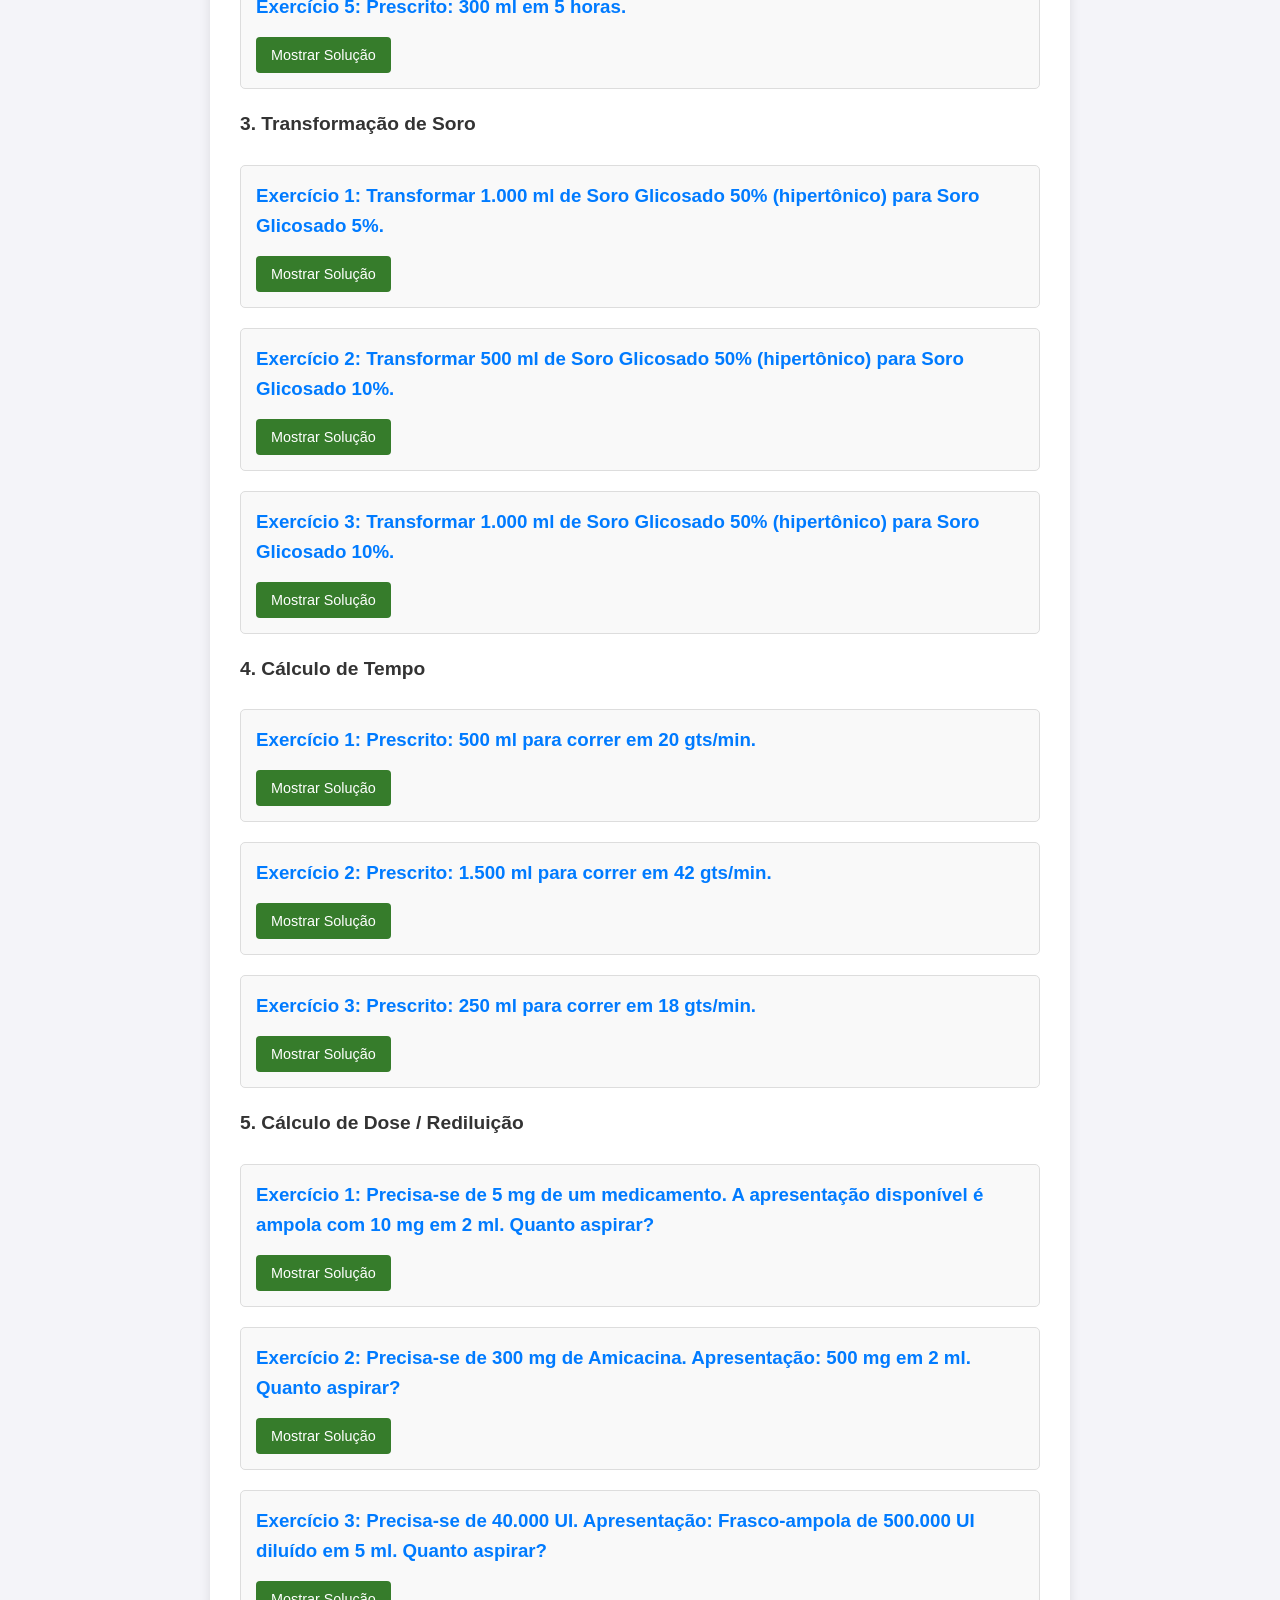
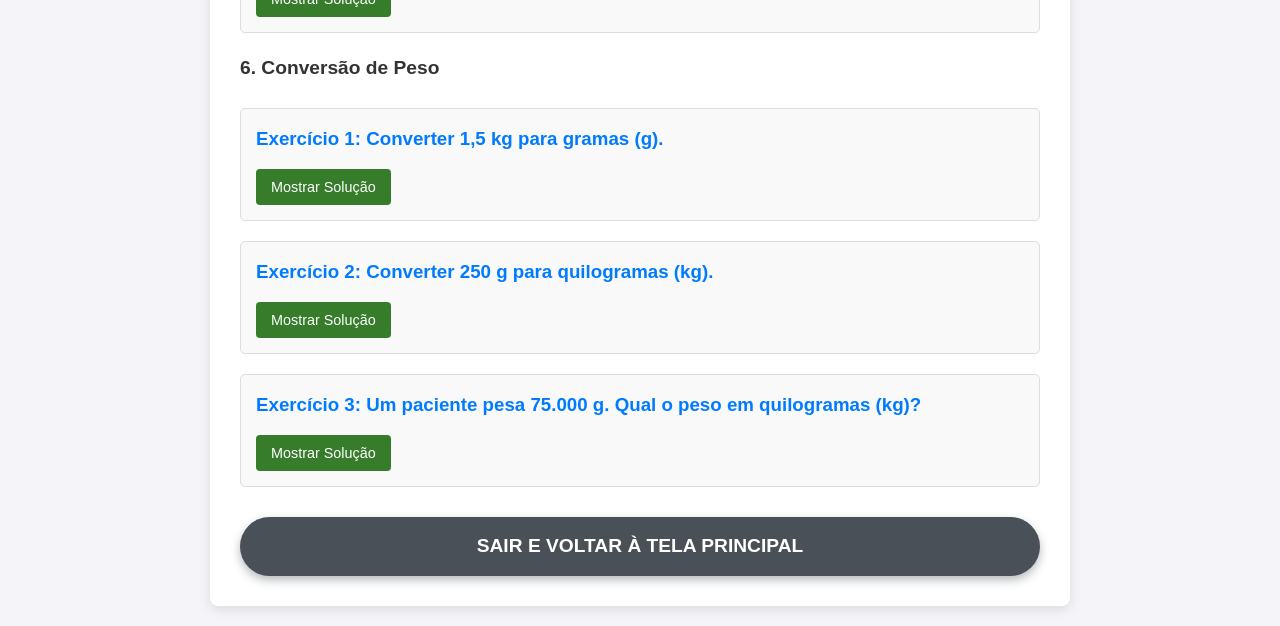
<file: simulado/calculos.html>
<!DOCTYPE html>
<html lang="pt-br">
<head>
    <meta charset="UTF-8">
    <meta name="viewport" content="width=device-width, initial-scale=1.0">
    <title>Módulo 7: Treino de Cálculos</title>
    <link rel="stylesheet" href="style.css"> 
</head>
<body>
    <div class="container">
        <h1>MÓDULO 7: TREINO DE CÁLCULOS</h1>
        <h2>Domine as 6 Calculadoras Essenciais de Enfermagem</h2>
        
        <button class="menu-icon" id="menu-toggle-calculos">☰ MENU</button>
        
        <div class="nav-menu" id="main-nav-calculos">
            <a href="index.html" class="inactive-link">Módulo 6: Simulado (10 Q)</a>
            <a href="calculos.html" class="active-link">Módulo 7: Treino de Cálculos</a>
        </div>
        
        <div id="calculos-container">
            <p>Carregando exercícios...</p>
        </div>

        <a href="../404.html" class="exit-button">
            SAIR E VOLTAR À TELA PRINCIPAL
        </a>

    </div>
    
    <script src="script-calculos.js"></script>
</body>
</html>
</file>
<file: style.css>
/* ========================================================= */
/* AJUSTES GLOBAIS DE RESPONSIVIDADE (SEM ALTERAR SEU DESIGN) */
/* ========================================================= */
* {
    box-sizing: border-box; 
}

html, body {
    max-width: 100%;
    overflow-x: hidden; /* Impede que o site balance para os lados no celular */
}

/* ========================================================= */
/* ESTILOS GERAIS E LAYOUT (SEU CÓDIGO ORIGINAL)            */
/* ========================================================= */
body {
    font-family: 'Segoe UI', Tahoma, Geneva, Verdana, sans-serif;
    background-color: #f4f7f9;
    color: #333;
    margin: 0;
    padding: 0;
    line-height: 1.6;
}

header {
    background-color: #007bff;
    color: white;
    padding: 20px 0;
    text-align: center;
    box-shadow: 0 4px 6px rgba(0, 0, 0, 0.1);
    
    position: fixed; 
    top: 0;
    left: 0; 
    width: 100%; 
    z-index: 1000; 
}

header h1 {
    margin: 0;
    font-size: 1.8em;
}

.container {
    margin-left: auto; 
    max-width: 900px;
    margin-right: auto;
    /* Ajustado: padding lateral menor para não espremer no mobile */
    padding: 110px 10px 0 10px; 
}


.module-section {
    background-color: white;
    /* Ajustado: padding interno menor (15px) para ganhar espaço */
    padding: 20px 15px;
    border-radius: 12px;
    box-shadow: 0 4px 10px rgba(0, 0, 0, 0.05);
    margin-bottom: 30px;
    border-top: 5px solid #007bff;
    box-sizing: border-box; 
    width: 100%; 
}


.module-section h2 {
    color: #007bff;
    border-bottom: 2px solid #e9ecef;
    padding-bottom: 10px;
    margin-top: 0;
    font-size: 1.5em;
}

hr {
    border: none;
    border-top: 3px solid #ced4da;
    margin: 40px 0;
    opacity: 0.5;
}

/* ========================================================= */
/* ESTILOS DE NAVEGAÇÃO SUPERIOR                             */
/* ========================================================= */
.nav-menu {
    max-width: fit-content; 
    margin: 0 auto 25px auto; 
    padding-bottom: 15px;
    border-bottom: 1px solid #ddd;
    display: flex; 
}

.nav-menu a {
    text-decoration: none;
    padding: 10px 15px;
    margin: 0 5px; 
    border-radius: 5px;
    font-weight: bold;
    transition: background-color 0.3s;
    display: inline-block;
    line-height: 1.2;
    flex-shrink: 0; 
}

.nav-menu .active-link {
    background-color: #c9302c; 
    color: white;
}

.nav-menu .inactive-link {
    color: #007bff;
}

.nav-menu .inactive-link:hover {
    background-color: #e9ecef;
}

/* ========================================================= */
/* ESTILOS DO MENU DE NAVEGAÇÃO LATERAL (SIDEBAR)            */
/* ========================================================= */

.menu-toggle-button {
    display: block;
    z-index: 1002;
}

.sidebar-menu {
    position: fixed;
    top: 0;
    left: -300px;
    width: 280px; 
    height: 100%;
    background-color: #495057; 
    box-shadow: 2px 0 5px rgba(0, 0, 0, 0.5);
    z-index: 9999; 
    padding: 20px 0;
    overflow-y: auto; 
    transition: left 0.3s ease; 
}

.sidebar-menu.open {
    left: 0;
    z-index: 1001; 
}

.menu-header {
    padding: 0 20px 15px;
    border-bottom: 1px solid #6c757d; 
    margin-bottom: 10px;
}

.menu-header h3 {
    margin: 0;
    color: white; 
    font-size: 1.3em;
}

.sidebar-menu ul {
    list-style: none;
    padding: 0;
    margin: 0;
}

.sidebar-menu li {
    margin: 0;
    border-bottom: 1px solid #5a6268; 
}

.sidebar-menu a {
    display: block;
    padding: 12px 20px;
    text-decoration: none;
    color: white; 
    font-size: 1em;
    transition: background-color 0.2s, color 0.2s;
}

.sidebar-menu a:hover {
    background-color: #6c757d; 
    color: white;
}

.menu-separator {
    display: block;
    padding: 10px 20px 5px;
    font-size: 0.85em;
    font-weight: bold;
    color: #ced4da; 
    background-color: #5a6268; 
    margin-top: 5px;
}

/* --- ESTILO DO BOTÃO SAIR NO MENU --- */
.logout-item {
    margin-top: 20px;
    border-top: 1px solid #6c757d !important;
    background-color: rgba(220, 53, 69, 0.1); 
}

.logout-item a {
    color: #ff6b6b !important;
    font-weight: bold;
}

.logout-item a:hover {
    background-color: #dc3545 !important;
    color: white !important;
}

.close-menu-button {
    display: none;
}

/* ========================================================= */
/* ESTILOS DE INPUTS E BOTÕES                                */
/* ========================================================= */
.input-group {
    margin-bottom: 15px;
}

.input-group label {
    display: block;
    margin-bottom: 5px;
    font-weight: 600;
    color: #495057;
}

.input-group input[type="number"],
.input-group select {
    width: 100%;
    padding: 10px;
    border: 1px solid #ced4da;
    border-radius: 6px;
    box-sizing: border-box;
    font-size: 1em;
    transition: border-color 0.2s;
}

.input-group input:focus,
.input-group select:focus {
    border-color: #007bff;
    box-shadow: 0 0 0 0.2rem rgba(0, 123, 255, 0.25);
    outline: none;
}

.button {
    display: block;
    width: 100%;
    padding: 12px 20px;
    margin-top: 15px;
    border: none;
    border-radius: 8px; 
    cursor: pointer;
    font-size: 1.1em;
    font-weight: bold;
    text-align: center;
    transition: background-color 0.3s, opacity 0.3s;
}

.primary-button {
    background-color: #007bff; 
    color: white;
}

.primary-button:hover:not(:disabled) {
    background-color: #0056b3;
}

.button:disabled {
    background-color: #adb5bd;
    cursor: not-allowed;
    opacity: 0.7;
}

.control-button {
    background-color: #6c757d; 
    color: white;
}

.control-button:hover:not(:disabled) {
    background-color: #5a6268;
}

.result-box {
    margin-top: 20px;
    padding: 15px;
    border: 1px solid #dee2e6;
    border-left: 5px solid #28a745;
    border-radius: 6px;
    background-color: #e2f7e7;
}

/* ========================================================= */
/* ESTILOS DE EXPLICAÇÃO                                     */
/* ========================================================= */
.quiz-controls {
    margin-top: 20px;
    display: flex;
    gap: 10px; 
}

.quiz-controls .button {
    flex: 1; 
    width: auto; 
}

.formula-info {
    font-size: 0.9em; 
    font-style: italic; 
    color: #6c757d;
}

.conversion-row {
    display: flex; 
    gap: 10px; 
    align-items: flex-end;
}

.conversion-row .conversion-group {
    flex: 1;
}

.conversion-arrow {
    font-size: 1.5em; 
    padding-bottom: 5px;
}

.question-title {
    font-size: 1.2em; 
    font-weight: bold;
}

.small-text-hint {
    margin-top: 10px; 
    font-size: 0.8em; 
    color: #6c757d;
    text-align: center;
}

.card-hint {
    font-size: 0.8em; 
    margin-top: 15px;
}

.ebook-box {
    border-left: 5px solid #ffc107 !important; 
    background-color: #fff8e1 !important;
}

.explanation-toggle {
    background-color: #6c757d; 
    color: white;
    border: none;
    padding: 8px 15px;
    border-radius: 4px;
    cursor: pointer;
    font-size: 0.9em;
    margin-top: 10px;
    margin-bottom: 5px;
    display: block; 
    width: 100%;
    text-align: center;
    transition: background-color 0.3s;
}

.explanation-toggle.active {
    background-color: #495057; 
}

.explanation-box {
    margin-top: 10px;
    padding: 15px;
    border: 1px solid #ced4da; 
    background-color: #f8f9fa; 
    border-radius: 5px;
}

.explanation-box p {
    margin: 5px 0;
    line-height: 1.5;
}

.explanation-box strong {
    color: #212529;
}


/* ========================================================= */
/* ESTILOS DO SIMULADO (MÓDULO 6)                            */
/* ========================================================= */
.quiz-status {
    display: flex;
    justify-content: space-between;
    background-color: #f8d7da; 
    color: #721c24;
    padding: 10px 15px;
    border-radius: 6px;
    margin-bottom: 20px;
    font-weight: bold;
}

#question-area {
    min-height: 150px;
}

#question-text {
    margin-bottom: 20px;
    color: #007bff;
}

.options-grid {
    display: grid;
    gap: 10px;
    margin-top: 15px;
}

.option-button {
    background-color: #007bff; 
    color: white;
    width: 100%;
    padding: 12px 20px; 
    border: none; 
    border-radius: 25px; 
    font-size: 1.1em;
    text-align: left;
    transition: background-color 0.3s, transform 0.2s, box-shadow 0.2s;
    box-shadow: 0 4px 6px rgba(0, 0, 0, 0.1);
}

.option-button:hover:not(:disabled) {
    background-color: #0056b3; 
    transform: translateY(-1px);
    box-shadow: 0 6px 10px rgba(0, 0, 0, 0.15);
}

.correct-answer {
    background-color: #28a745 !important; 
    color: white !important;
    border-color: #1e7e34 !important;
    box-shadow: 0 0 10px rgba(40, 167, 69, 0.5) !important;
}

.incorrect-answer {
    background-color: #dc3545 !important; 
    color: white !important;
    border-color: #bd2130 !important;
    box-shadow: 0 0 10px rgba(220, 53, 69, 0.5) !important;
}

.feedback-box {
    margin-top: 20px;
    padding: 15px;
    border-radius: 6px;
    border: 1px dashed #ced4da;
    background-color: #fff3cd;
}

/* ========================================================= */
/* ESTILOS DO FLASHCARDS (MÓDULO 5)                          */
/* ========================================================= */
.flashcard-section h2 {
    color: #ffc107; 
    border-color: #ffc107;
}

#flashcard-wrapper {
    perspective: 1000px;
    height: 200px; 
    margin: 20px auto;
    cursor: pointer;
}

#flashcard {
    position: relative;
    width: 100%;
    height: 100%;
    text-align: center;
    transition: transform 0.6s;
    transform-style: preserve-3d;
    box-shadow: 0 4px 15px rgba(0, 0, 0, 0.1);
    border-radius: 12px;
}

#flashcard.flipped {
    transform: rotateY(180deg);
}

.card-face {
    position: absolute;
    width: 100%;
    height: 100%;
    backface-visibility: hidden;
    display: flex;
    flex-direction: column;
    justify-content: center;
    align-items: center;
    padding: 20px;
    box-sizing: border-box;
    border-radius: 12px;
}

.card-front {
    background-color: #fffbe6; 
    color: #333;
    border: 3px solid #ffc107;
}

.card-back {
    background-color: #ffc107; 
    color: #333;
    transform: rotateY(180deg);
    border: 3px solid #e0a800;
}

.card-back h3 {
    color: #333;
}

.flashcard-controls {
    display: flex; 
    justify-content: space-between; 
    margin-top: 20px; 
    gap: 10px; 
}

.flashcard-controls .button {
    flex-grow: 1; 
}

/* ========================================================= */
/* ESTILOS DE BALANÇO HÍDRICO (BH)                           */
/* ========================================================= */
.bh-example-box {
    padding: 10px;
    background-color: #e9f7fe;
    border-left: 4px solid #007bff;
    margin-bottom: 20px;
    border-radius: 4px;
}

.bh-grid {
    display: flex;
    gap: 20px;
    margin-bottom: 20px;
}

.bh-column {
    flex: 1;
    padding: 15px;
    border-radius: 8px;
}

.ingestas-column {
    background-color: #f1f9ff; 
    border: 1px solid #b3d7ff;
}

.eliminacoes-column {
    background-color: #fff1f1; 
    border: 1px solid #ffb3b3;
}

.bh-column h3 {
    text-align: center;
    margin-top: 0;
    padding-bottom: 10px;
    border-bottom: 1px dotted #ccc;
    font-size: 1.1em;
}

/* ========================================================= */
/* ESTILOS DE RODAPÉ E MÓDULO BÔNUS                           */
/* ========================================================= */
footer {
    text-align: center;
    padding: 20px;
    margin-top: 40px;
    color: #6c757d;
    font-size: 0.9em;
    border-top: 1px solid #dee2e6;
}

.bonus-module {
    border-top: 5px solid #ffc107 !important; 
    box-sizing: border-box; 
    width: 100%; 
    background-color: #f8f9fa; 
    border: 1px dashed #c9302c; 
    text-align: center; 
    padding: 25px; 
}

.bonus-module h2 {
    color: #ffc107 !important;
}

.bonus-button {
    background-color: #ffc107 !important; 
    color: #333 !important; 
    padding: 14px 25px;
    border: none;
    border-radius: 50px; 
    cursor: pointer !important; 
    display: inline-block !important; 
    width: auto !important; 
    max-width: 90% !important; 
    text-align: center;
    text-decoration: none;
    font-weight: bold;
    box-shadow: 0 4px 0 #d39e00;
    margin: 15px auto !important; 
}

/* ========================================================= */
/* BOTÕES ESPECÍFICOS DO SIMULADO                            */
/* ========================================================= */
#end-quiz-button {
    background-color: #dc3545 !important;
    border-color: #dc3545 !important;
    color: white !important;
    padding: 14px 25px; 
    border-radius: 30px; 
    font-size: 1.2em;
    font-weight: bold;
    margin-top: 20px;
    cursor: pointer;
}

#next-question-button {
    background-color: #007bff !important;
    border-color: #007bff !important;
    color: white !important;
    padding: 14px 25px; 
    border-radius: 30px; 
    font-size: 1.2em;
    font-weight: bold;
    margin-top: 20px;
    cursor: pointer;
}

/* ========================================================= */
/* RESPONSIVIDADE FINAL (SÓ ATUA EM TELAS PEQUENAS)          */
/* ========================================================= */
@media (max-width: 600px) {
    .bh-grid { flex-direction: column; }
    .nav-menu { flex-wrap: wrap; justify-content: center; }
    .nav-menu a { margin: 5px; font-size: 0.8em; }
    
    /* Ajustes para a caixa não ficar estreita */
    .container { 
        padding-top: 150px; 
        padding-left: 5px; 
        padding-right: 5px; 
    } 

    .module-section {
        padding: 15px 10px; /* Mais espaço para o texto no celular */
        width: 100%;
    }

    .bonus-button {
        width: 100% !important;
        max-width: 100% !important;
    }

    .flashcard-controls { flex-direction: column; }
    .quiz-controls { flex-direction: column-reverse; }
    .conversion-row { flex-wrap: wrap; }
    header h1 { font-size: 1.4em; }
    }
        
footer {
    padding-bottom: 70px; /* Garante que o banner não cubra o rodapé */
}
</file>
<file: simulado-tec/style.css>
/* --- Variáveis de Tema --- */
:root {
    --primary-color: #3498db; /* Azul Suave */
    --hover-color: #2980b9;
    --success-color: #27ae60; /* Verde */
    --danger-color: #e74c3c;  /* Vermelho */
    --warning-bg: #fff9c4;    /* Amarelo suave para explicação */
    --warning-border: #fbc02d; /* Amarelo escuro para borda */
    --quiz-bg: #ffffff;
    --page-bg: #f4f7f6;
    --text-main: #2c3e50;
    --shadow-light: 0 4px 12px rgba(0, 0, 0, 0.1);
}

/* --- Estilos Globais --- */
* {
    box-sizing: border-box;
    -webkit-tap-highlight-color: transparent;
}

body {
    font-family: 'Segoe UI', Roboto, Helvetica, Arial, sans-serif;
    background-color: var(--page-bg);
    color: var(--text-main);
    line-height: 1.6;
    padding: 20px;
    display: flex;
    justify-content: center;
    margin: 0;
}

.quiz-container {
    background-color: var(--quiz-bg);
    padding: clamp(20px, 5%, 40px); /* Adaptável ao ecrã */
    border-radius: 15px;
    box-shadow: var(--shadow-light);
    max-width: 850px;
    width: 100%;
    animation: fadeIn 0.5s ease-in-out;
}

@keyframes fadeIn {
    from { opacity: 0; transform: translateY(10px); }
    to { opacity: 1; transform: translateY(0); }
}

h1 { text-align: center; color: var(--text-main); margin-top: 0; }

#quiz-subtitle {
    text-align: center;
    color: var(--primary-color);
    font-weight: bold;
    font-size: 1.2rem;
    margin-bottom: 30px;
    border-bottom: 2px solid #eee;
    padding-bottom: 10px;
}

/* --- Blocos de Pergunta --- */
.question-block {
    margin-bottom: 40px;
    padding: 25px;
    background: #fff;
    border-radius: 12px;
    border: 1px solid #eef2f3;
    box-shadow: 0 2px 5px rgba(0,0,0,0.02);
}

/* MENSAGENS DE FEEDBACK (Topo da Questão) */
.feedback-msg {
    display: flex;
    align-items: center;
    font-size: 1rem;
    font-weight: 800;
    margin-bottom: 15px;
    text-transform: uppercase;
    animation: slideIn 0.3s ease;
}

@keyframes slideIn {
    from { opacity: 0; transform: translateX(-10px); }
    to { opacity: 1; transform: translateX(0); }
}

.msg-acerto { color: var(--success-color); }
.msg-erro { color: var(--danger-color); }

.question-header {
    display: flex;
    justify-content: space-between;
    align-items: flex-start;
    gap: 15px;
    margin-bottom: 15px;
}

.question-text { font-size: 1.1rem; font-weight: 600; margin: 0; color: #34495e; }

/* --- Botões de Resposta --- */
.option-flex { display: flex; align-items: center; gap: 12px; margin-top: 14px; }

.option-select-button {
    flex-grow: 1;
    text-align: left;
    padding: 14px 22px;
    border: 2px solid transparent;
    border-radius: 50px;
    background-color: var(--primary-color) !important;
    color: white !important;
    font-size: 1rem;
    font-weight: 500;
    cursor: pointer;
    transition: all 0.2s cubic-bezier(0.4, 0, 0.2, 1);
}

.option-select-button:hover:not(:disabled) {
    background-color: var(--hover-color) !important;
    transform: translateY(-2px);
    box-shadow: 0 4px 8px rgba(0,0,0,0.15);
}

.option-select-button.correct { 
    background-color: var(--success-color) !important; 
    border-color: #1e8449;
}

.option-select-button.incorrect { 
    background-color: var(--danger-color) !important; 
    border-color: #c0392b;
}

.option-select-button:disabled { opacity: 1; cursor: default; }

/* --- CAIXA DE EXPLICAÇÃO AMARELA (Rationale) --- */
.rationale-text {
    margin-top: 20px;
    padding: 18px;
    background-color: var(--warning-bg) !important;
    border-left: 6px solid var(--warning-border);
    border-radius: 8px;
    font-size: 0.95rem;
    color: #5d4037;
    font-weight: 500;
    animation: expandIn 0.4s ease;
}

@keyframes expandIn {
    from { opacity: 0; max-height: 0; }
    to { opacity: 1; max-height: 500px; }
}

/* --- Navegação e Botões de Rodapé --- */
.navigation-area {
    display: flex;
    justify-content: space-between;
    align-items: center;
    margin-top: 40px;
    padding-top: 25px;
    border-top: 2px solid #eee;
}

.exit-button-arredondado {
    background-color: var(--danger-color);
    color: white;
    border: none;
    padding: 12px 28px;
    border-radius: 50px;
    font-weight: bold;
    cursor: pointer;
    transition: 0.3s;
    text-transform: uppercase;
    font-size: 0.9rem;
}

.exit-button-arredondado:hover { filter: brightness(90%); transform: scale(1.05); }

.nav-button {
    background-color: var(--success-color);
    color: white;
    border: none;
    padding: 12px 35px;
    border-radius: 50px;
    font-weight: bold;
    cursor: pointer;
    text-transform: uppercase;
    font-size: 0.9rem;
    transition: 0.3s;
}

.nav-button:hover:not(:disabled) { filter: brightness(90%); }
.nav-button:disabled { background-color: #bdc3c7; cursor: not-allowed; }

/* --- Botões de Áudio (Ícones) --- */
.audio-button {
    background-color: #fff;
    color: var(--primary-color);
    border: 2px solid var(--primary-color);
    width: 40px;
    height: 40px;
    min-width: 40px;
    border-radius: 50%;
    cursor: pointer;
    display: flex;
    align-items: center;
    justify-content: center;
    transition: all 0.2s;
    font-size: 1.1rem;
}

.audio-button:hover {
    background-color: var(--primary-color);
    color: #fff;
    transform: rotate(15deg);
}

/* Efeito para perguntas esquecidas */
.question-block.not-answered {
    border: 2px solid var(--danger-color) !important;
    background-color: #fff5f5; /* Fundo levemente avermelhado */
    animation: shake 0.4s ease-in-out;
}

@keyframes shake {
    0%, 100% { transform: translateX(0); }
    25% { transform: translateX(-5px); }
    75% { transform: translateX(5px); }
}

/* Garante que o botão próximo esteja sempre visível e clicável */
.nav-button {
    opacity: 1 !important;
    cursor: pointer !important;
}


/* Responsividade para Telemóveis */
@media (max-width: 600px) {
    body { padding: 10px; }
    .quiz-container { padding: 15px; border-radius: 0; }
    .option-flex { flex-direction: column; align-items: stretch; }
    .audio-button { align-self: flex-end; }
    .navigation-area { flex-direction: column; gap: 15px; }
    .exit-button-arredondado, .nav-button { width: 100%; }
}
</file>
<file: simulado/style.css>
/* style.css - CÓDIGO FINAL COM CORREÇÕES DE ESTILO (Simulado) */

body {
    font-family: Arial, sans-serif;
    background-color: #f4f4f9;
    color: #333;
    margin: 0;
    padding: 20px;
    line-height: 1.6;
}

.container {
    max-width: 800px;
    margin: 0 auto;
    background: #fff;
    padding: 30px;
    border-radius: 8px;
    box-shadow: 0 4px 12px rgba(0, 0, 0, 0.1);
}

/* --- ESTILOS DE CABEÇALHO --- */
h1 { color: #c9302c; font-size: 2em; margin-bottom: 10px; }
h2 { color: #333; font-size: 1.2em; margin-top: 0; margin-bottom: 25px; }


/* ========================================================= */
/* --- ESTILOS DE NAVEGAÇÃO (Links Lado a Lado) --- */
/* ========================================================= */

.menu-icon { display: none; } 
.nav-menu {
    text-align: center;
    margin-bottom: 25px;
    padding-bottom: 15px;
    border-bottom: 1px solid #ddd;
}

.nav-menu a {
    text-decoration: none;
    padding: 10px 15px;
    margin: 0 10px; 
    border-radius: 5px;
    font-weight: bold;
    transition: background-color 0.3s;
    display: inline-block; 
    line-height: 1.2;
}

.nav-menu .active-link { background-color: #c9302c; color: white; }
.nav-menu .inactive-link { background-color: #007bff; color: white; }
.nav-menu a:hover { opacity: 0.8; }


/* ========================================================= */
/* --- ESTILOS DO QUIZ E OPÇÕES (NOVA REGRA DE CORES) --- */
/* ========================================================= */

.question-card {
    background-color: #f8f9fa;
    padding: 20px;
    margin-bottom: 15px;
    border-radius: 8px;
    box-shadow: 0 2px 4px rgba(0, 0, 0, 0.05);
}

.question-card h3 {
    color: #007bff;
    margin-top: 0;
    border-bottom: 2px solid #eee;
    padding-bottom: 10px;
}

.options-list {
    list-style: none;
    padding: 0;
    margin-top: 15px;
}

.options-list li {
    margin-bottom: 10px;
    cursor: pointer;
    padding: 10px;
    border: 1px solid #ddd;
    border-radius: 5px;
    transition: background-color 0.2s;
    display: flex; /* Permite alinhar o círculo e o texto */
    align-items: flex-start; /* Alinha o conteúdo ao topo */
}

.options-list li:hover {
    background-color: #e9ecef;
}

.options-list li.selected {
    background-color: #e0f7fa;
    border-color: #00bcd4;
}

/* Estilo para o Círculo da Opção (A, B, C, D) */
.option-label {
    /* COR VERDE CLARO SOLICITADA */
    background-color: #e6ffe6; 
    color: #367c2b; /* Texto verde escuro para contraste */
    font-weight: bold;
    min-width: 25px;
    height: 25px;
    line-height: 25px;
    text-align: center;
    /* ARREDONDAMENTO COMPLETO (CÍRCULO) */
    border-radius: 50%; 
    margin-right: 15px;
    flex-shrink: 0; /* Impede que o círculo encolha */
}

.option-text {
    flex-grow: 1; /* Permite que o texto preencha o espaço restante */
}


/* --- FEEDBACK E CORREÇÃO --- */
.feedback-box {
    margin-top: 15px;
    padding: 15px;
    border-radius: 5px;
    font-size: 0.9em;
}

.correct {
    background-color: #e6ffe6; 
    border-left: 5px solid #367c2b; 
}

.incorrect {
    background-color: #ffe6e6; 
    border-left: 5px solid #c9302c; 
}

.correct h3, .correct .feedback { color: #367c2b; }
.incorrect h3, .incorrect .feedback { color: #c9302c; }


/* ========================================================= */
/* --- CONTROLES E BOTÕES (MAIOR E ARREDONDADO) --- */
/* ========================================================= */
.quiz-controls {
    text-align: center;
    margin-top: 20px;
}

/* BOTÃO DE SUBMISSÃO (FINALIZAR) */
#submit-button, #start-button {
    background-color: #c9302c; /* Vermelho principal do Módulo 6 */
    color: white;
    border: none;
    cursor: pointer;
    transition: background-color 0.3s, box-shadow 0.3s;
    margin: 5px;
    
    /* ESTILOS SOLICITADOS */
    padding: 14px 30px; /* MAIOR */
    font-size: 1.2em;
    font-weight: bold;
    border-radius: 30px; /* MAIS ARREDONDADO */
    box-shadow: 0 4px 10px rgba(201, 48, 44, 0.4); /* Sombra suave vermelha */
}
#submit-button:hover, #start-button:hover {
    background-color: #a92420;
    box-shadow: 0 6px 12px rgba(201, 48, 44, 0.5);
}

/* BOTÃO DE SAÍDA */
.exit-button {
    display: block;
    margin-top: 30px;
    
    /* COR CINZA ESCURO (Fundo) */
    background-color: #495057; 
    color: white;
    text-align: center;
    text-decoration: none;
    font-weight: bold;
    transition: background-color 0.3s;

    /* ESTILOS SOLICITADOS */
    padding: 14px 30px; /* MAIOR */
    font-size: 1.2em;
    border-radius: 30px; /* MAIS ARREDONDADO */
    box-shadow: 0 4px 10px rgba(73, 80, 87, 0.4); /* Sombra suave cinza */
}
.exit-button:hover {
    background-color: #343a40;
    box-shadow: 0 6px 12px rgba(73, 80, 87, 0.5);
}


/* --- CONTAINER DE RESULTADOS --- */
#results-container {
    margin-top: 30px;
    padding: 20px;
    border: 2px solid #007bff;
    border-radius: 8px;
    background-color: #f0f8ff;
    text-align: center;
}

#results-container h2 {
    color: #007bff;
    font-size: 1.8em;
}

/* ========================================================= */
/* --- ESTILOS PARA O MÓDULO DE CÁLCULOS (MÓDULO 7) --- */
/* (Estilos mantidos para consistência na folha única) */
/* ========================================================= */

h1.calculos-title { color: #007bff; } 

.exercise {
    margin-bottom: 20px;
    padding: 15px;
    border: 1px solid #ddd;
    border-radius: 5px;
    background-color: #f9f9f9;
}

.exercise h3 {
    color: #007bff;
    margin-top: 0;
    margin-bottom: 10px;
}

.reveal-button {
    padding: 10px 15px;
    background-color: #367c2b; 
    color: white;
    border: none;
    border-radius: 4px;
    cursor: pointer;
    font-size: 0.9em;
    margin-top: 5px;
    transition: background-color 0.3s;
}

.reveal-button.active {
    background-color: #a92420; 
}
.reveal-button:hover {
    background-color: #2b6121;
}

.solution-box {
    margin-top: 15px;
    padding: 10px;
    border-left: 4px solid #ff8c00; 
    background-color: #fff0e6; 
}

.final-answer {
    color: #c9302c; 
    font-weight: bold;
    font-size: 1.1em;
}
</file>
